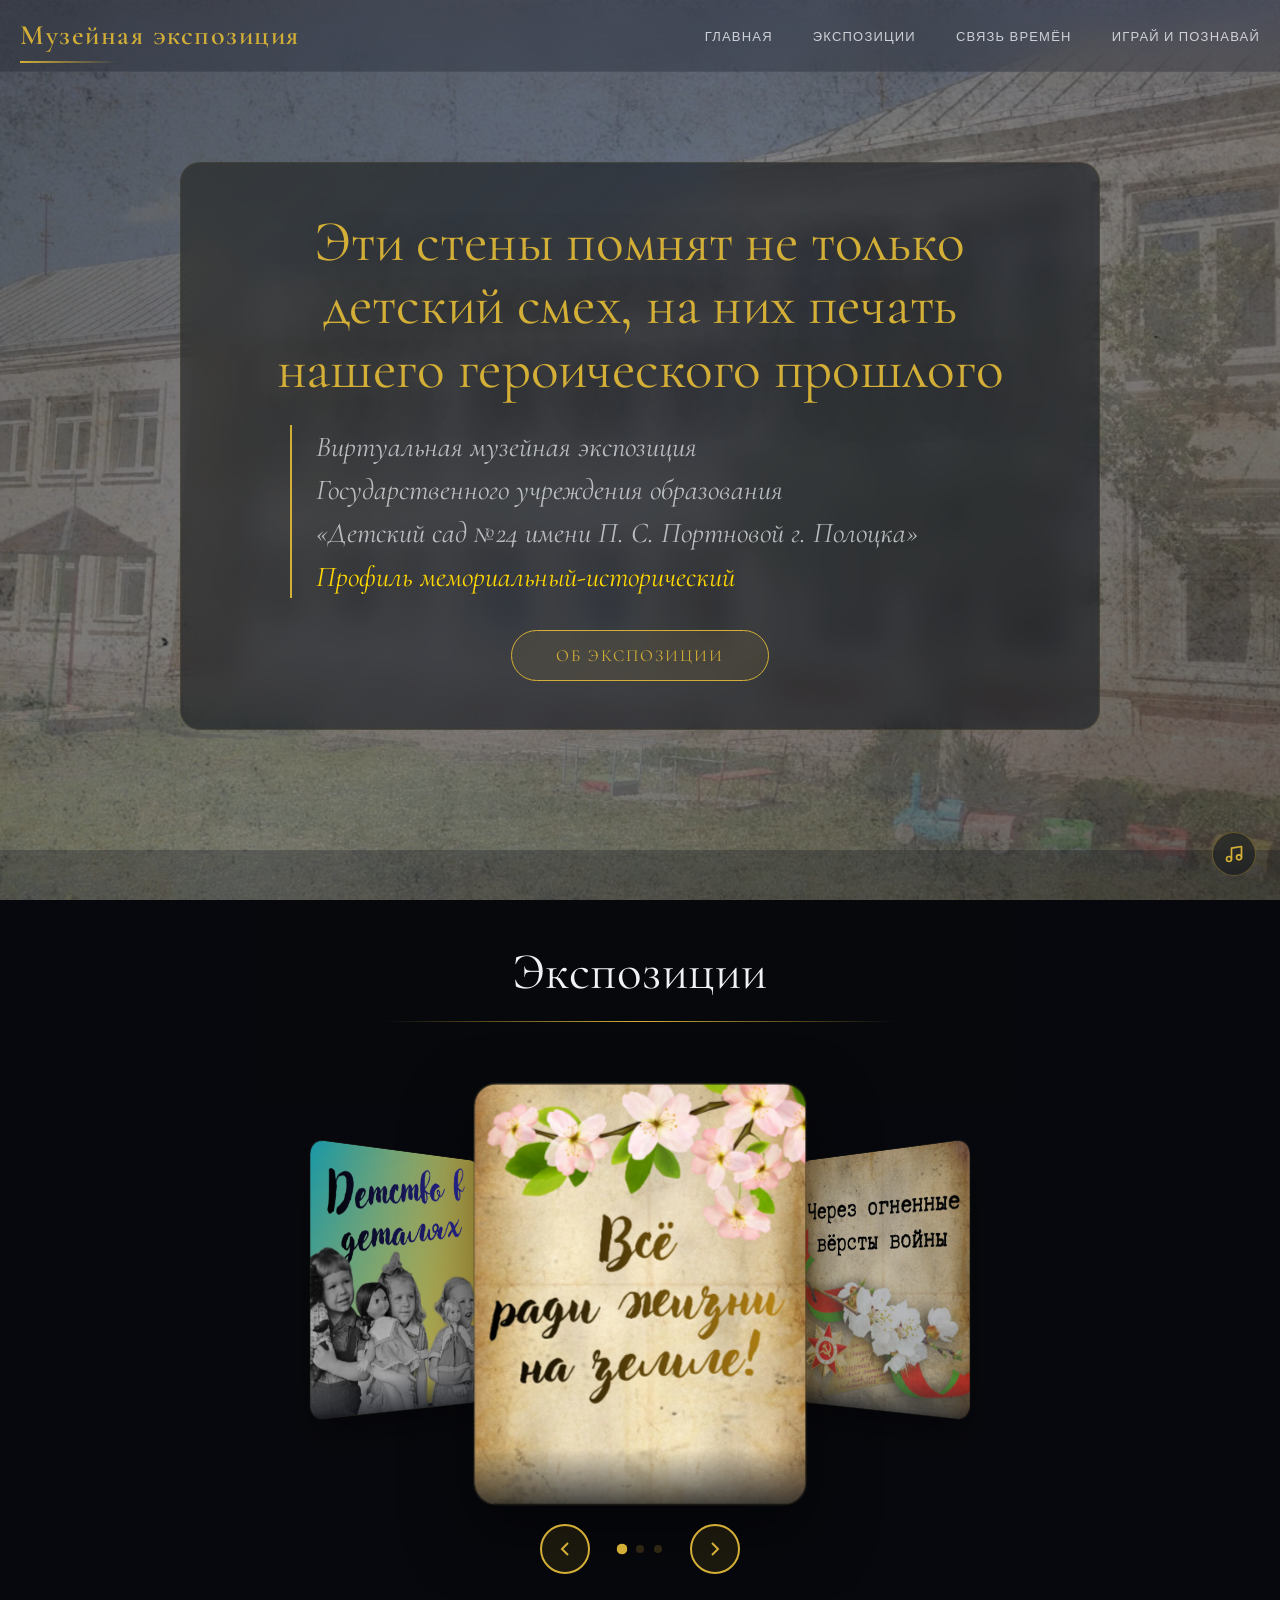
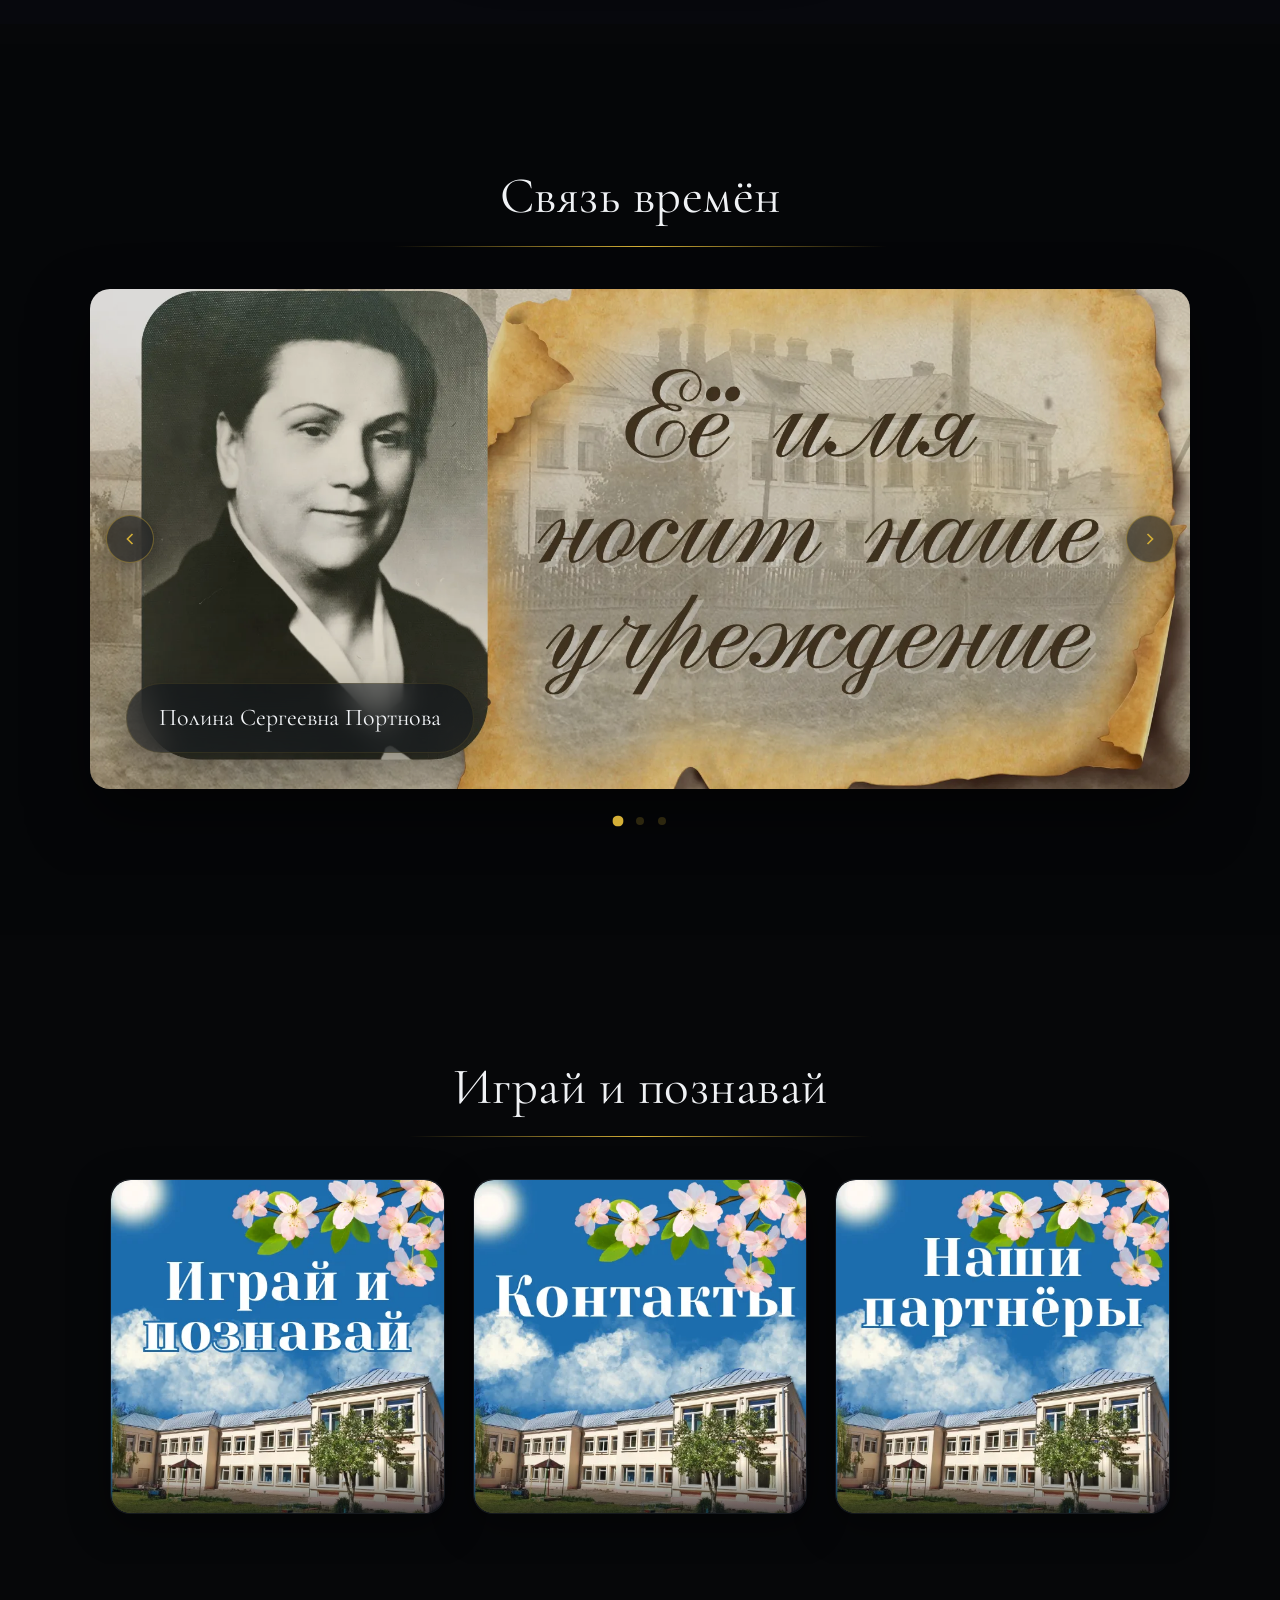
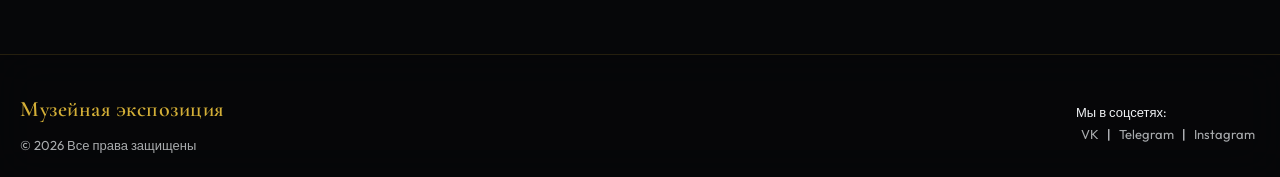
<file: index.html>
<!doctype html>
<html lang="ru">
  <head>
    <meta charset="UTF-8" />
    <meta name="viewport" content="width=device-width, initial-scale=1.0" />
    <title>Музейная экспозиция детского сада №24</title>
    <meta name="theme-color" content="#060709" />
    <link rel="icon" href="data:image/svg+xml,<svg xmlns=%22http://www.w3.org/2000/svg%22 viewBox=%220 0 100 100%22><text y=%22.9em%22 font-size=%2290%22>🏛️</text></svg>" />

    <!-- SEO: мета-теги -->
    <meta
      name="description"
      content="Виртуальный музей Государственного учреждения образования «Детский сад №24 имени П.С. Портновой г. Полоцка». Интерактивная экспозиция, посвящённая истории дошкольного учреждения и его основательнице — Полине Сергеевне Портновой."
    />
    <meta
      name="keywords"
      content="виртуальный музей, детский сад №24, Полина Портнова, Полоцк, история ВОВ, Великая Отечественная война, эвакуация детей, школьные музеи, Беларусь"
    />
    <meta name="robots" content="index, follow" />

    <!-- Open Graph -->
    <meta
      property="og:title"
      content="Виртуальный музей Детский сад №24 имени П.С. Портновой"
    />
    <meta
      property="og:description"
      content="Интерактивная веб-экспозиция, посвящённая героическому прошлому и сохранению памяти о Полине Сергеевне Портновой"
    />
    <meta property="og:image" content="assets/portnova.webp" />
    <meta property="og:type" content="website" />
    <meta property="og:locale" content="ru_BY" />

    <!-- Twitter Card -->
    <meta name="twitter:card" content="summary_large_image" />
    <meta
      name="twitter:title"
      content="Виртуальный музей Детский сад №24 имени П.С. Портновой"
    />
    <meta
      name="twitter:description"
      content="Интерактивная веб-экспозиция, посвящённая героическому прошлому учреждения"
    />
    <meta name="twitter:image" content="assets/portnova.webp" />

    <meta name="mobile-web-app-capable" content="yes" />
    <meta name="apple-mobile-web-app-capable" content="yes" />
    <meta
      name="apple-mobile-web-app-status-bar-style"
      content="black-translucent"
    />
    <meta name="apple-mobile-web-app-title" content="Музей Портновой" />

    <!-- Performance: preconnect -->
    <link rel="preload" as="image" href="assets/carousel/slide-01.webp" />
    <link rel="preload" as="image" href="assets/carousel/slide-02.webp" />
    <link rel="preload" as="image" href="assets/carousel/slide-03.webp" />
    <link rel="stylesheet" href="style.css" />

    <!-- Schema.org структурированные данные -->
    <script type="application/ld+json">
      {
        "@context": "https://schema.org",
        "@type": "Museum",
        "name": "Виртуальный музей Детский сад №24 имени П.С. Портновой",
        "description": "Виртуальный музей, посвящённый истории дошкольного учреждения и его основательнице — Полине Сергеевне Портновой",
        "address": {
          "@type": "PostalAddress",
          "addressLocality": "Полоцк",
          "addressCountry": "BY"
        },
        "url": "https://museum-sepia.vercel.app/",
        "image": "assets/portnova.webp",
        "founder": {
          "@type": "Person",
          "name": "Полина Сергеевна Портнова",
          "birthDate": "1903-05-02",
          "deathDate": "1989-11-20"
        }
      }
    </script>
  </head>
  <body data-audio-src="assets/audio/music-main.mp3">
    <!-- Accessibility: пропуск к основному контенту -->
    <a class="skip-link" href="#main-content"
      >Перейти к основному содержимому</a
    >

    <header id="site-header"></header>

    <main id="main-content">
      <section class="hero" id="hero" aria-label="Главный баннер">
        <div class="container">
          <div class="hero-text-container">
            <div class="hero-text">
              <h1 class="hero-title">
                Эти стены помнят не только детский смех, на них печать нашего
                героического прошлого
              </h1>
              <p class="hero-subtitle">
                Виртуальная музейная экспозиция<br />Государственного учреждения
                образования<br />«Детский сад №24 имени П. С. Портновой г.
                Полоцка» <br />
              </p>
              <p class="hero-subtitle" style="color: gold">
                Профиль мемориальный-исторический
              </p>
              <div class="hero-btn-wrap">
                <button
                  class="btn-museum"
                  id="btnAboutMuseum"
                  aria-haspopup="dialog"
                >
                  Об экспозиции
                </button>
              </div>
            </div>
          </div>
        </div>
      </section>

      <!-- Модальное окно «О музее» -->
      <div
        id="aboutMuseumModal"
        class="about-modal"
        role="dialog"
        aria-modal="true"
        aria-labelledby="aboutMuseumTitle"
      >
        <div class="about-modal-content">
          <button
            class="about-modal-close"
            id="aboutMuseumClose"
            aria-label="Закрыть окно «Об экспозиции»"
          >
            &times;
          </button>
          <div class="about-modal-scroll">
            <h2 class="about-modal-title" id="aboutMuseumTitle">
              Об экспозиции
            </h2>
            <div class="about-modal-body">
              <p>
                Виртуальная музейная экспозиция государственного учреждения
                образования "Детский сад №24 имени П.С. Портновой г.Полоцка" —
                это современное образовательное пространство, где посетителям
                открываются интересные страницы истории нашего детского сада,
                старейшего дошкольного учреждения города Полоцка.
              </p>
              <p class="about-modal-quote">Что ждет гостей нашего сайта?</p>
              <p>
                Чтобы знакомство с экспозициями было максимально глубоко и
                познавательно, мы структурировали все собранные материалы в два
                ключевых раздела. Каждый из них – это отдельное путешествие во
                времени, открывающее грани человеческой судьбы, подвига и
                повседневной жизни.
              </p>
              <p class="about-modal-quote">Раздел I. Экспозиции</p>
              <p>
                Это сердце нашей виртуальной музейной экспозиции. Пространство
                разбито на 3 тематических зала, каждый из которых посвящён
                важнейшим аспектам исторического наследия.
              </p>

              <!-- Три зала -->
              <div class="modal-halls">
                <a href="portnova.html" class="modal-hall-card">
                  <div
                    class="modal-hall-card__corner tl"
                    aria-hidden="true"
                  ></div>
                  <div
                    class="modal-hall-card__corner tr"
                    aria-hidden="true"
                  ></div>
                  <span class="modal-hall-card__num">Зал I</span>
                  <span class="modal-hall-card__title"
                    >Всё ради жизни на земле</span
                  >
                  <span class="modal-hall-card__sub"
                    >Данная виртуальная музейная экспозиция включает уникальные
                    свидетельства человеческого подвига Портновой Полины
                    Сергеевны (бывшей заведующей Дома ребенка имени
                    К.Самойловой) во имя спасения жизни 104 детей-сирот в годы
                    Великой Отечественной войны.</span
                  >
                </a>

                <a href="gallery.html" class="modal-hall-card">
                  <div
                    class="modal-hall-card__corner tl"
                    aria-hidden="true"
                  ></div>
                  <div
                    class="modal-hall-card__corner tr"
                    aria-hidden="true"
                  ></div>
                  <span class="modal-hall-card__num">Зал II</span>
                  <span class="modal-hall-card__title">Детство в деталях</span>
                  <span class="modal-hall-card__sub"
                    >Здесь история открывается через призму детства в советский
                    период.Старые игрушки и вещи позволяют рассмотреть эпоху
                    того времени. Мы покажем и расскажем о интересных экспонатах
                    государственного учреждения образования «Детский сад №24
                    имени П.С. Портновой г.Полоцка».
                  </span>
                </a>

                <a href="war-path.html" class="modal-hall-card">
                  <div
                    class="modal-hall-card__corner tl"
                    aria-hidden="true"
                  ></div>
                  <div
                    class="modal-hall-card__corner tr"
                    aria-hidden="true"
                  ></div>
                  <span class="modal-hall-card__num">Зал III</span>
                  <span class="modal-hall-card__title"
                    >Через огненные вёрсты войны</span
                  >
                  <span class="modal-hall-card__sub"
                    >Уникальные материалы операций по спасению детей на
                    территории Полоцкого района в годы Великой отечественной
                    войны.</span
                  >
                </a>
              </div>
              <p class="about-modal-quote">Раздел II. Связь времён</p>
              <p>
                Этот раздел – мост между эпохами. Здесь вы найдёте не просто
                факты, а живые нити, соединяющие нас с теми, кто был до нас.
              </p>
              <!-- Три зала -->
              <div class="modal-halls">
                <div class="modal-hall-card">
                  <div
                    class="modal-hall-card__corner tl"
                    aria-hidden="true"
                  ></div>
                  <div
                    class="modal-hall-card__corner tr"
                    aria-hidden="true"
                  ></div>
                  <span class="modal-hall-card__num">Зал I</span>
                  <span class="modal-hall-card__title"
                    >Её имя несёт наше учреждение</span
                  >
                  <span class="modal-hall-card__sub"
                    >Этот раздел посвящен Портновой Полине Сергеевне. Мы
                    рассказываем о жизненном пути и героическом подвиге
                    человека, чье имя мы бережно храним.
                  </span>
                </div>

                <div class="modal-hall-card">
                  <div
                    class="modal-hall-card__corner tl"
                    aria-hidden="true"
                  ></div>
                  <div
                    class="modal-hall-card__corner tr"
                    aria-hidden="true"
                  ></div>
                  <span class="modal-hall-card__num">Зал II</span>
                  <span class="modal-hall-card__title"
                    >История в объективе</span
                  >
                  <span class="modal-hall-card__sub"
                    >Фотография — самый честный свидетель времени. В этом
                    разделе собраны уникальные кадры, запечатлевшие мгновения.
                    Здесь оживает подлинная история нашего учреждения.
                  </span>
                </div>

                <div class="modal-hall-card">
                  <div
                    class="modal-hall-card__corner tl"
                    aria-hidden="true"
                  ></div>
                  <div
                    class="modal-hall-card__corner tr"
                    aria-hidden="true"
                  ></div>
                  <span class="modal-hall-card__num">Зал III</span>
                  <span class="modal-hall-card__title">Без срока давности</span>
                  <span class="modal-hall-card__sub"
                    >Раздел, посвященный памяти о трагических страницах истории,
                    которые нельзя забыть. Это дань уважения жертвам и героям,
                    напоминание о том, что правда о прошлом необходима нам для
                    сохранения мира и человечности в будущем. Здесь время не
                    властно над подвигом и болью.</span
                  >
                </div>
              </div>
              <p>
                На игровой странице «Играй и познавай» родители и дети смогут с
                пользой и интересом провести время, где через игры и интерактив
                познакомятся с историческим и героическим наследием Беларуси.
              </p>
              <p>
                Подлинные документы, «ожившие» снимки, вещи, бережного хранимые
                педагогами и семьями воспитанников, позволяют посетителю
                соприкоснуться с историей, пережить события прошлых лет,
                осознать как важно сохранять и передавать молодым поколениям
                историческую правду.
              </p>
            </div>
          </div>
        </div>
      </div>

      <section class="carousel-section" id="exhibits" aria-label="Экспозиции">
        <h2 class="section-title">Экспозиции</h2>
        <div class="carousel-wrapper">
          <div
            class="carousel-3d"
            id="carousel-3d"
            role="region"
            aria-label="Карусель экспозиций"
            aria-live="polite"
          >
            <div class="carousel-item" data-index="0" data-href="portnova.html">
              <div class="carousel-card">
                <div class="card-image">
                  <img
                    src="assets/carousel/slide-01.webp"
                    alt="Всё ради жизни на земле — страница о Полине Портновой"
                    width="300"
                    height="200"
                    loading="eager"
                    onerror="this.src='assets/placeholder.svg'"
                  />
                </div>
              </div>
            </div>
            <div class="carousel-item" data-index="1" data-href="gallery.html">
              <div class="carousel-card">
                <div class="card-image">
                  <img
                    src="assets/carousel/slide-02.webp"
                    alt="Детство в деталях — галерея экспонатов"
                    width="300"
                    height="200"
                    loading="eager"
                    onerror="this.src='assets/placeholder.svg'"
                  />
                </div>
              </div>
            </div>
            <div class="carousel-item" data-index="2" data-href="war-path.html" data-warpath-preview="true">
              <div class="carousel-card">
                <div class="card-image">
                  <img
                    src="assets/carousel/slide-03.webp"
                    alt="Через огненные вёрсты войны"
                    width="300"
                    height="200"
                    loading="eager"
                    onerror="this.src='assets/placeholder.svg'"
                  />
                </div>
              </div>
            </div>
          </div>
          <div
            class="carousel-controls"
            role="group"
            aria-label="Управление каруселью"
          >
            <button
              class="carousel-btn prev"
              id="carousel-prev"
              aria-label="Предыдущая экспозиция"
            >
              <svg
                width="24"
                height="24"
                viewBox="0 0 24 24"
                fill="none"
                stroke="currentColor"
                stroke-width="2"
                aria-hidden="true"
              >
                <polyline points="15 18 9 12 15 6" />
              </svg>
            </button>
            <div
              class="carousel-dots"
              id="carousel-dots"
              role="tablist"
              aria-label="Слайды карусели"
            ></div>
            <button
              class="carousel-btn next"
              id="carousel-next"
              aria-label="Следующая экспозиция"
            >
              <svg
                width="24"
                height="24"
                viewBox="0 0 24 24"
                fill="none"
                stroke="currentColor"
                stroke-width="2"
                aria-hidden="true"
              >
                <polyline points="9 18 15 12 9 6" />
              </svg>
            </button>
          </div>
        </div>
      </section>

      <section class="exhibitions" id="times" aria-label="Связь времён">
        <div class="container">
          <h2 class="section-title">Связь времён</h2>
          <div class="swipe-gallery" id="swipe-gallery">
            <button
              class="swipe-btn prev"
              id="prev-slide"
              aria-label="Предыдущая выставка"
            >
              <svg
                width="24"
                height="24"
                viewBox="0 0 24 24"
                fill="none"
                stroke="currentColor"
                stroke-width="2"
                aria-hidden="true"
              >
                <polyline points="15 18 9 12 15 6" />
              </svg>
            </button>
            <div
              class="swipe-track"
              id="swipe-track"
              role="region"
              aria-label="Слайдер «Связь времён»"
              aria-live="polite"
            >
              <article class="swipe-slide">
                  <img
                    src="assets/slider/slide-01.webp"
                    alt="Портрет П.С.Портновой"
                    width="400"
                    height="300"
                    loading="lazy"
                    onerror="this.src='assets/placeholder.svg'"
                    data-video-src="assets/video-portnova.mp4"
                    class="slide-image"
                  />
                <div class="slide-caption">Полина Сергеевна Портнова</div>
              </article>
              <article class="swipe-slide">
                <a
                  href="video-gallery.html"
                  aria-label="Перейти в видео-галерею"
                >
                  <img
                    src="assets/slider/slide-02.webp"
                    alt="Видео-галерея — прошлое в цвете"
                    width="400"
                    height="300"
                    loading="lazy"
                    onerror="this.src='assets/placeholder.svg'"
                    class="slide-image"
                  />
                </a>
              </article>
              <article class="swipe-slide">
                  <img
                    src="assets/slider/slide-03.webp"
                    alt="Архивное изображение"
                    width="400"
                    height="300"
                    loading="lazy"
                    onerror="this.src='assets/placeholder.svg'"
                    data-video-src="assets/video-slider-3.mp4"
                    class="slide-image"
                  />
              </article>
            </div>
            <button
              class="swipe-btn next"
              id="next-slide"
              aria-label="Следующая выставка"
            >
              <svg
                width="24"
                height="24"
                viewBox="0 0 24 24"
                fill="none"
                stroke="currentColor"
                stroke-width="2"
                aria-hidden="true"
              >
                <polyline points="9 18 15 12 9 6" />
              </svg>
            </button>
          </div>
          <div
            class="swipe-dots"
            id="swipe-dots"
            role="tablist"
            aria-label="Слайды галереи"
          ></div>
        </div>
      </section>

      <section class="visitors" id="about" aria-label="Играй и познавай">
        <div class="container">
          <h2 class="section-title">Играй и познавай</h2>
          <div class="visitors-grid">
            <div class="visitor-card animate-up">
              <div class="window-arch" aria-hidden="true"></div>
              <div class="window-glass">
                <div class="window-frame-corner tl" aria-hidden="true"></div>
                <div class="window-frame-corner tr" aria-hidden="true"></div>
                <div class="window-shine" aria-hidden="true"></div>
                <div class="card-image">
                  <a href="https://learningapps.org/watch?v=p12rnpogk26">
                    <img
                      src="assets/about/about-01.webp"
                      alt="Интерактивный раздел для посетителей"
                      width="200"
                      height="150"
                      loading="lazy"
                      onerror="this.src='assets/placeholder.svg'"
                    />
                  </a>
                </div>
                <div class="window-sill" aria-hidden="true"></div>
              </div>
            </div>

            <div class="visitor-card animate-up">
              <div class="window-arch" aria-hidden="true"></div>
              <div class="window-glass">
                <div class="window-frame-corner tl" aria-hidden="true"></div>
                <div class="window-frame-corner tr" aria-hidden="true"></div>
                <div class="window-shine" aria-hidden="true"></div>
                <div class="card-image">
                  <a href="contacts.html">
                    <img
                      src="assets/about/about-02.webp"
                      alt="Контакты — свяжитесь с нами"
                      width="200"
                      height="150"
                      loading="lazy"
                      onerror="this.src='assets/placeholder.svg'"
                    />
                  </a>
                </div>
                <div class="window-sill" aria-hidden="true"></div>
              </div>
            </div>

            <div class="visitor-card animate-up">
              <div class="window-arch" aria-hidden="true"></div>
              <div class="window-glass">
                <div class="window-frame-corner tl" aria-hidden="true"></div>
                <div class="window-frame-corner tr" aria-hidden="true"></div>
                <div class="window-shine" aria-hidden="true"></div>
                <div class="card-image">
                  <a href="https://polotsk-children.museum.by/">
                    <img
                      src="assets/about/about-03.webp"
                      alt="Познавательные игры для детей"
                      width="200"
                      height="150"
                      loading="lazy"
                      onerror="this.src='assets/placeholder.svg'"
                    />
                  </a>
                </div>
                <div class="window-sill" aria-hidden="true"></div>
              </div>
            </div>
          </div>
        </div>
      </section>


    </main>

    <footer id="site-footer"></footer>

    <div
      id="videoModal"
      class="modal"
      role="dialog"
      aria-modal="true"
      aria-label="Видеоплеер"
    >
      <div class="modal-content">
        <button class="close" aria-label="Закрыть видео">&times;</button>
        <video id="modalVideo" controls playsinline>
          <source src="" type="video/mp4" />
          Ваш браузер не поддерживает видео.
        </video>
      </div>
    </div>

    <!-- Модальное окно «Через огненные вёрсты войны» -->
    <div id="warPathModal" class="about-modal" role="dialog" aria-modal="true" aria-labelledby="warPathModalTitle">
      <div class="war-preview-modal__box">
        <button class="war-preview-modal__close" id="warPathModalClose" aria-label="Закрыть">&times;</button>
        <p class="war-preview-modal__label">Зал III</p>
        <h2 class="war-preview-modal__title" id="warPathModalTitle">Через огненные вёрсты войны</h2>
        <p class="war-preview-modal__sub">Выберите любое изображение, чтобы войти в зал</p>
        <div class="war-preview-modal__grid">
          <a href="war-path.html" class="war-preview-modal__card" aria-label="Открыть зал «Через огненные вёрсты войны»">
            <img src="assets/war-path/Star.webp" alt="Военные годы — фото 1" width="200" height="200" loading="lazy" onerror="this.src='assets/placeholder.svg'" />
            <div class="war-preview-modal__card-overlay"><span>Войти в зал</span></div>
          </a>
          <a href="war-path.html" class="war-preview-modal__card" aria-label="Открыть зал «Через огненные вёрсты войны»">
            <img src="assets/war-path/Star.webp" alt="Военные годы — фото 2" width="200" height="200" loading="lazy" onerror="this.src='assets/placeholder.svg'" />
            <div class="war-preview-modal__card-overlay"><span>Войти в зал</span></div>
          </a>
      </div>
    </div>

    <script src="script.js"></script>
    <noscript>
      <style>
        .music-toggle, .gallery-grid, #lb-overlay, .carousel-3d, .swipe-gallery { display: none !important; }
        .noscript-msg { display: block; text-align: center; padding: 2rem; color: #ccc; }
      </style>
      <p class="noscript-msg">Для полной функциональности сайта включите JavaScript.</p>
    </noscript>
  </body>
</html>
</file>
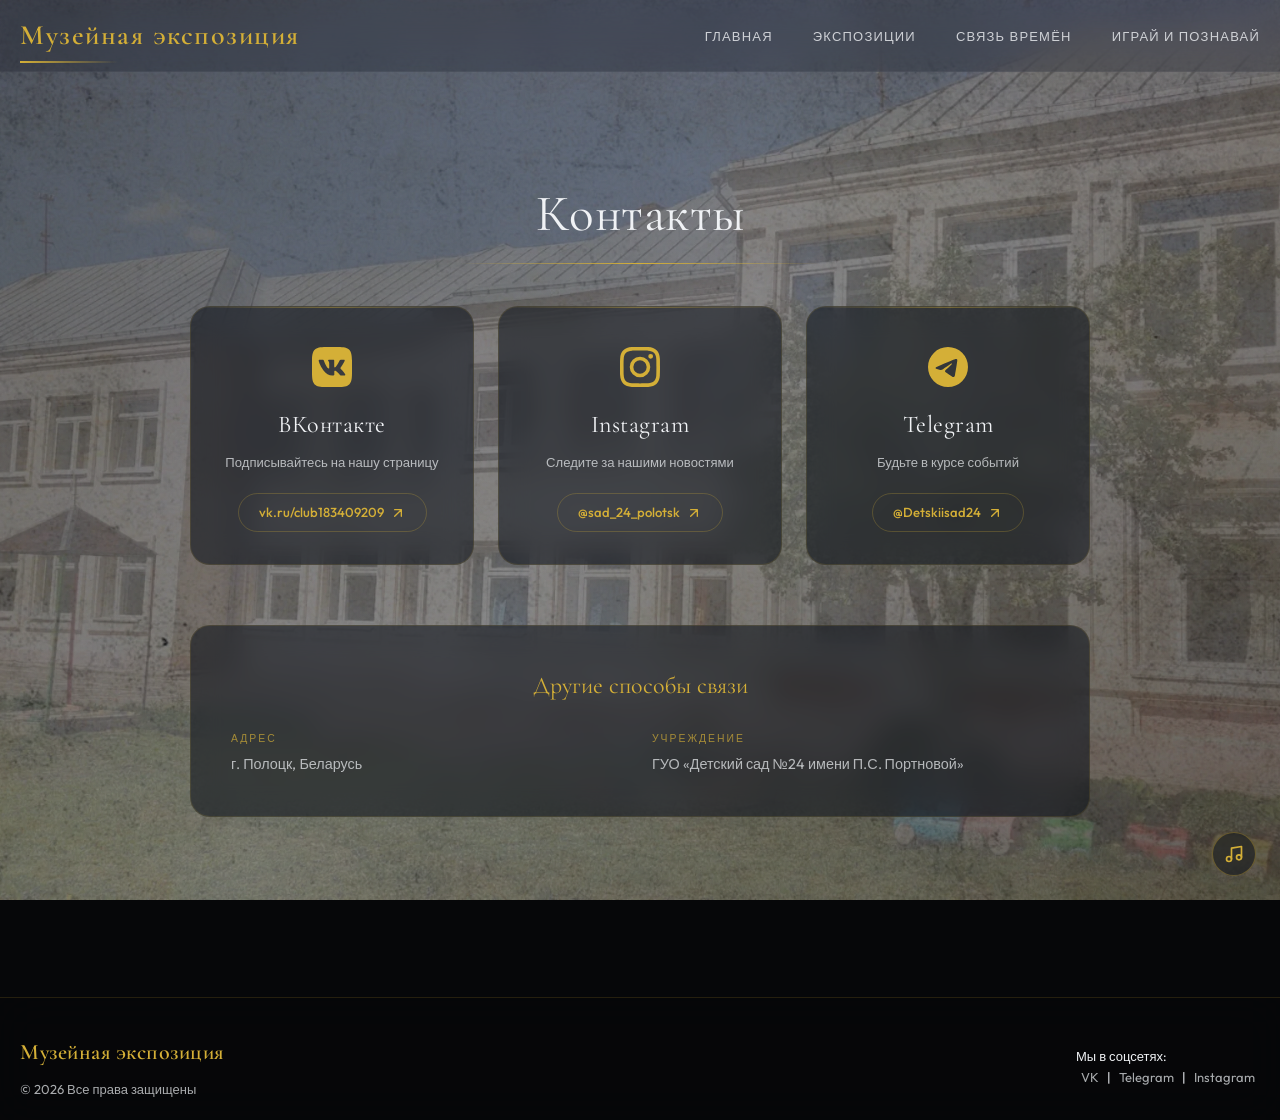
<file: contacts.html>
<!doctype html>
<html lang="ru">
  <head>
    <meta charset="UTF-8" />
    <meta name="viewport" content="width=device-width, initial-scale=1.0" />
    <title>Контакты — Музейная экспозиция</title>

    <!-- SEO -->
    <meta
      name="description"
      content="Контакты Музейной экспозиции Детского сада №24 имени П.С. Портновой — социальные сети, телефон, адрес."
    />
    <meta name="robots" content="index, follow" />

    <!-- Open Graph -->
    <meta property="og:title" content="Контакты — Музейная экспозиция" />
    <meta property="og:description" content="Свяжитесь с нами через социальные сети или по телефону." />
    <meta property="og:image" content="assets/portnova.webp" />
    <meta property="og:type" content="website" />

    <link rel="stylesheet" href="style.css" />
  </head>
  <body data-audio-src="assets/audio/music-main.mp3">
    <a class="skip-link" href="#main-content"
      >Перейти к основному содержимому</a
    >

    <header id="site-header"></header>

    <main id="main-content">
      <section class="gallery-hero" aria-label="Контакты">
        <div class="container">
          <div class="contacts-page animate-up">
            <h1 class="section-title">Контакты</h1>

            <div class="contacts-grid">
              <div class="contacts-card">
                <div class="contacts-card__icon">
                  <img src="assets/icons/vk.svg" alt="" width="40" height="40" aria-hidden="true" />
                </div>
                <h2 class="contacts-card__title">ВКонтакте</h2>
                <p class="contacts-card__desc">Подписывайтесь на нашу страницу</p>
                <a href="https://vk.ru/club183409209" class="contacts-card__link" target="_blank" rel="noopener noreferrer" aria-label="Перейти во ВКонтакте">
                  vk.ru/club183409209
                  <svg class="contacts-card__arrow" width="16" height="16" viewBox="0 0 24 24" fill="none" stroke="currentColor" stroke-width="2" stroke-linecap="round" stroke-linejoin="round" aria-hidden="true">
                    <path d="M7 17L17 7M17 7H7M17 7v10"/>
                  </svg>
                </a>
              </div>

              <div class="contacts-card">
                <div class="contacts-card__icon">
                  <img src="assets/icons/instagram.svg" alt="" width="40" height="40" aria-hidden="true" />
                </div>
                <h2 class="contacts-card__title">Instagram</h2>
                <p class="contacts-card__desc">Следите за нашими новостями</p>
                <a href="https://www.instagram.com/sad_24_polotsk" class="contacts-card__link" target="_blank" rel="noopener noreferrer" aria-label="Перейти в Instagram">
                  @sad_24_polotsk
                  <svg class="contacts-card__arrow" width="16" height="16" viewBox="0 0 24 24" fill="none" stroke="currentColor" stroke-width="2" stroke-linecap="round" stroke-linejoin="round" aria-hidden="true">
                    <path d="M7 17L17 7M17 7H7M17 7v10"/>
                  </svg>
                </a>
              </div>

              <div class="contacts-card">
                <div class="contacts-card__icon">
                  <img src="assets/icons/telegram.svg" alt="" width="40" height="40" aria-hidden="true" />
                </div>
                <h2 class="contacts-card__title">Telegram</h2>
                <p class="contacts-card__desc">Будьте в курсе событий</p>
                <a href="https://t.me/Detskiisad24" class="contacts-card__link" target="_blank" rel="noopener noreferrer" aria-label="Перейти в Telegram">
                  @Detskiisad24
                  <svg class="contacts-card__arrow" width="16" height="16" viewBox="0 0 24 24" fill="none" stroke="currentColor" stroke-width="2" stroke-linecap="round" stroke-linejoin="round" aria-hidden="true">
                    <path d="M7 17L17 7M17 7H7M17 7v10"/>
                  </svg>
                </a>
              </div>
            </div>

            <div class="contacts-info">
              <h2 class="contacts-info__title">Другие способы связи</h2>
              <div class="contacts-info__grid">
                <div class="contacts-info__item">
                  <span class="contacts-info__label">Адрес</span>
                  <p>г. Полоцк, Беларусь</p>
                </div>
                <div class="contacts-info__item">
                  <span class="contacts-info__label">Учреждение</span>
                  <p>ГУО «Детский сад №24 имени П.С. Портновой»</p>
                </div>
              </div>
            </div>
          </div>
        </div>
      </section>
    </main>

    <footer id="site-footer"></footer>

    <script src="script.js"></script>
    <noscript>
      <style>
        .music-toggle { display: none !important; }
        .noscript-msg { display: block; text-align: center; padding: 2rem; color: #ccc; }
      </style>
      <p class="noscript-msg">Для полной функциональности сайта включите JavaScript.</p>
    </noscript>
  </body>
</html>
</file>
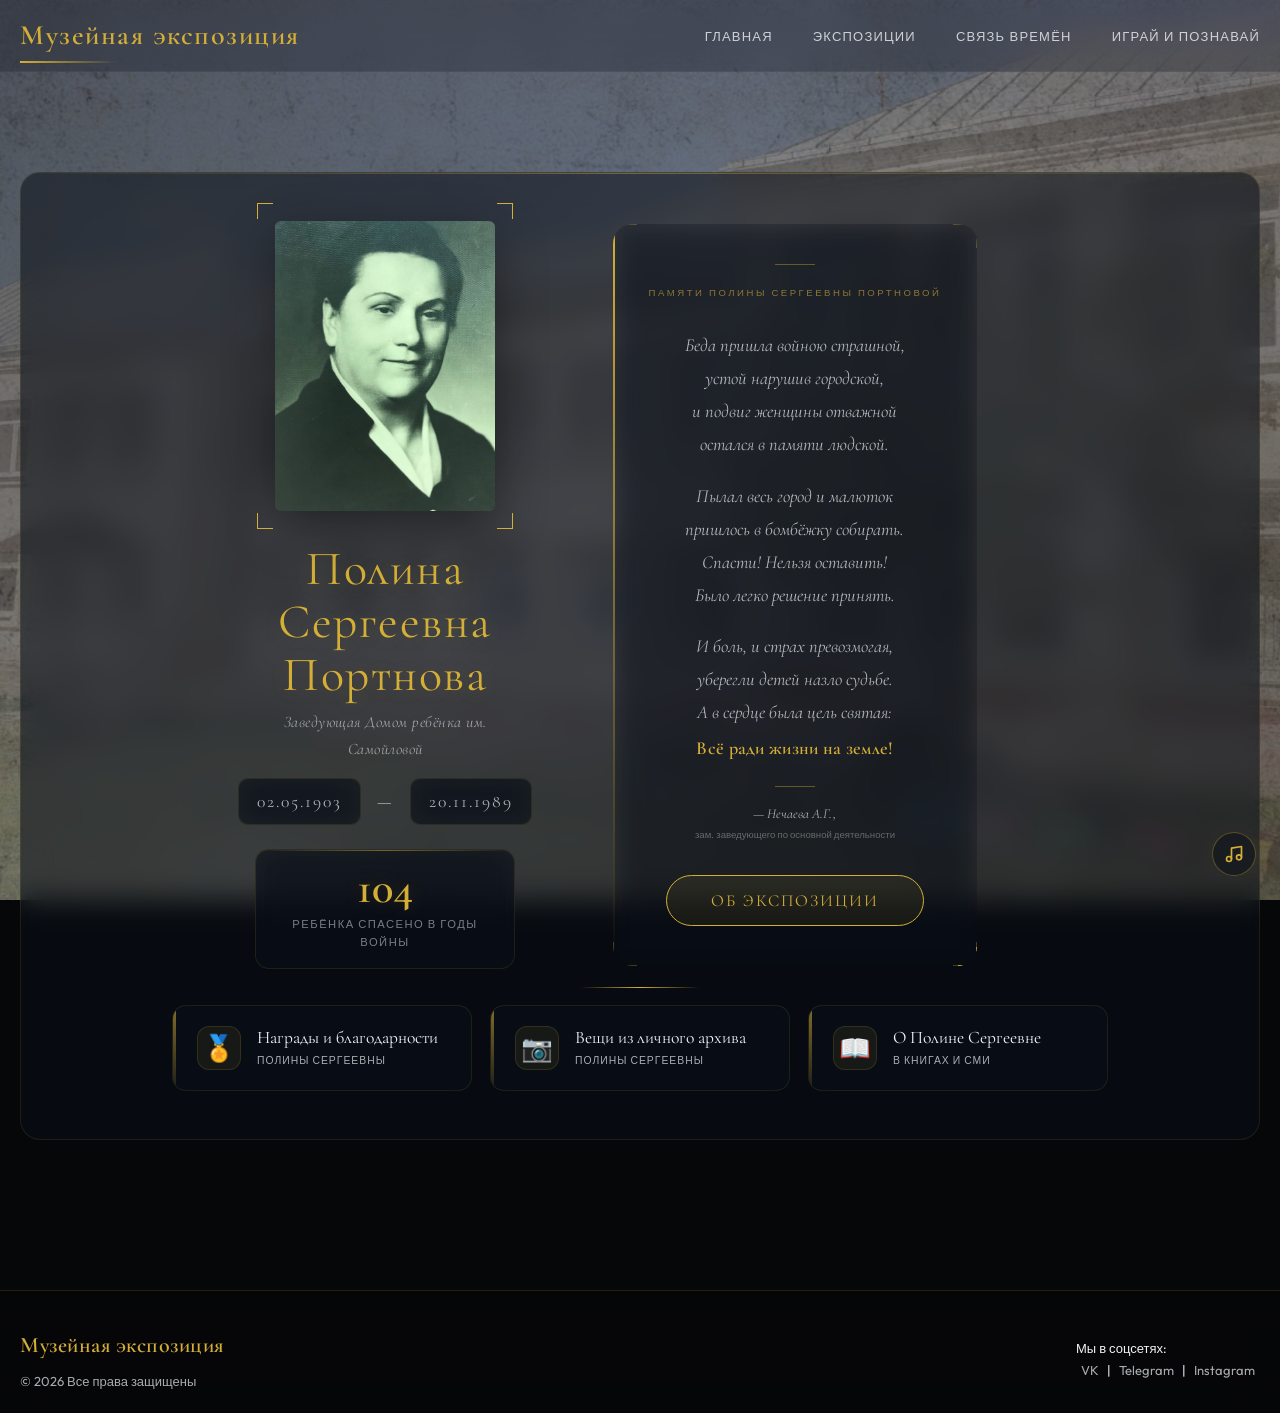
<file: portnova.html>
<!doctype html>
<html lang="ru">
  <head>
    <meta charset="UTF-8" />
    <meta name="viewport" content="width=device-width, initial-scale=1.0" />
    <title>Полина Сергеевна Портнова — Виртуальный музей</title>

    <!-- SEO -->
    <meta
      name="description"
      content="Страница памяти Полины Сергеевны Портновой (02.05.1903 — 20.11.1989) — основательницы детского сада №24 г. Полоцка, спасшей 104 ребёнка в годы Великой Отечественной войны."
    />
    <meta
      name="keywords"
      content="Полина Портнова, детский сад Полоцк, Великая Отечественная война, эвакуация детей, герои ВОВ, Беларусь"
    />
    <meta name="robots" content="index, follow" />

    <!-- Open Graph -->
    <meta
      property="og:title"
      content="Полина Сергеевна Портнова — Виртуальный музей"
    />
    <meta
      property="og:description"
      content="Памяти Полины Сергеевны Портновой — педагога, спасшей 104 ребёнка в годы Великой Отечественной войны."
    />
    <meta property="og:image" content="assets/portnova.webp" />
    <meta property="og:type" content="profile" />

    <link rel="stylesheet" href="style.css" />

    <!-- Schema.org: Person -->
    <script type="application/ld+json">
      {
        "@context": "https://schema.org",
        "@type": "Person",
        "name": "Полина Сергеевна Портнова",
        "birthDate": "1903-05-02",
        "deathDate": "1989-11-20",
        "description": "Заведующая Домом ребёнка им. Самойловой и детскими яслями №1 г. Полоцка. В годы Великой Отечественной войны организовала эвакуацию 104 детей в г. Шумерля Чувашской ССР.",
        "image": "assets/portnova.webp",
        "worksFor": {
          "@type": "Organization",
          "name": "Детский сад №24 г. Полоцка"
        }
      }
    </script>
  </head>
  <body class="gallery-page" data-audio-src="assets/audio/music-main.mp3">
    <a class="skip-link" href="#main-content"
      >Перейти к основному содержимому</a
    >

    <header id="site-header"></header>

    <main id="main-content">
      <section
        class="bio-hero"
        aria-label="Биография Полины Сергеевны Портновой"
      >
        <div class="container">
          <div class="bio-hero-panel animate-up">
            <!-- Портрет + стихотворение (параллельно) -->
            <div class="bio-hero-row">
              <!-- Левая колонка: фото, имя, даты -->
              <div class="bio-portrait-col">
                <div class="bio-portrait-frame">
                  <img
                    src="assets/portnova.webp"
                    alt="Портрет Полины Сергеевны Портновой"
                    width="300"
                    height="400"
                    loading="eager"
                    onerror="this.src='assets/placeholder.svg'"
                  />
                  <div class="bio-portrait-corners" aria-hidden="true">
                    <span></span><span></span><span></span><span></span>
                  </div>
                </div>
                <h1 class="bio-name">Полина Сергеевна Портнова</h1>
                <p class="bio-subtitle">Заведующая Домом ребёнка им. Самойловой</p>
                <p class="bio-dates">
                  <time datetime="1903-05-02">02.05.1903</time> —
                  <time datetime="1989-11-20">20.11.1989</time>
                </p>
                <div class="bio-hero-stat">
                  <span class="bio-hero-stat__num">104</span>
                  <span class="bio-hero-stat__label">ребёнка спасено в годы войны</span>
                </div>
              </div>

              <!-- Правая колонка: стихотворение -->
              <div class="bio-poem-col">
                <div
                  class="bio-poem bio-poem--new"
                  aria-label="Поэтическое посвящение"
                >
                  <div class="bio-poem__corner bio-poem__corner--tl" aria-hidden="true"></div>
                  <div class="bio-poem__corner bio-poem__corner--tr" aria-hidden="true"></div>
                  <div class="bio-poem__corner bio-poem__corner--bl" aria-hidden="true"></div>
                  <div class="bio-poem__corner bio-poem__corner--br" aria-hidden="true"></div>

                  <div class="bio-poem__top-rule" aria-hidden="true"></div>

                  <p class="bio-poem__dedication">Памяти Полины Сергеевны Портновой</p>

                  <div class="bio-poem__stanza">
                    <p>Беда пришла войною страшной,</p>
                    <p>устой нарушив городской,</p>
                    <p>и подвиг женщины отважной</p>
                    <p>остался в памяти людской.</p>
                  </div>

                  <div class="bio-poem__stanza">
                    <p>Пылал весь город и малюток</p>
                    <p>пришлось в бомбёжку собирать.</p>
                    <p>Спасти! Нельзя оставить!</p>
                    <p>Было легко решение принять.</p>
                  </div>

                  <div class="bio-poem__stanza">
                    <p>И боль, и страх превозмогая,</p>
                    <p>уберегли детей назло судьбе.</p>
                    <p>А в сердце была цель святая:</p>
                    <p class="bio-poem__last">Всё ради жизни на земле!</p>
                  </div>

                  <div class="bio-poem__bottom-rule" aria-hidden="true"></div>

                  <div class="bio-poem__author">
                    <span class="bio-poem__author-label">— Нечаева А.Г.,</span>
                    <span class="bio-poem__author-role">зам. заведующего по основной деятельности</span>
                  </div>

                  <div class="hero-btn-wrap">
                    <button
                      class="btn-museum"
                      id="btnAboutMuseum"
                      aria-haspopup="dialog"
                    >
                      Об экспозиции
                    </button>
                  </div>
                </div>
              </div>
            </div>

            <!-- Кнопки разделов -->
            <nav
              class="bio-section-nav animate-up"
              aria-label="Разделы о Полине Сергеевне"
            >
              <a href="awards.html" class="bio-section-btn">
                <span class="bio-section-btn__icon" aria-hidden="true">🏅</span>
                <span class="bio-section-btn__text">
                  <span class="bio-section-btn__title">Награды и благодарности</span>
                  <span class="bio-section-btn__sub">Полины Сергеевны</span>
                </span>
              </a>
              <a href="personal-archive.html" class="bio-section-btn">
                <span class="bio-section-btn__icon" aria-hidden="true">📷</span>
                <span class="bio-section-btn__text">
                  <span class="bio-section-btn__title">Вещи из личного архива</span>
                  <span class="bio-section-btn__sub">Полины Сергеевны</span>
                </span>
              </a>
              <a href="media.html" class="bio-section-btn">
                <span class="bio-section-btn__icon" aria-hidden="true">📖</span>
                <span class="bio-section-btn__text">
                  <span class="bio-section-btn__title">О Полине Сергеевне</span>
                  <span class="bio-section-btn__sub">в книгах и СМИ</span>
                </span>
              </a>
            </nav>
          </div>
        </div>
      </section>

      <!-- Модальное окно «Об экспозиции» (вне панели) -->
      <div
        id="aboutMuseumModal"
        class="about-modal"
        role="dialog"
        aria-modal="true"
        aria-labelledby="aboutMuseumTitle"
      >
        <div class="about-modal-content">
          <button
            class="about-modal-close"
            id="aboutMuseumClose"
            aria-label="Закрыть окно «Об экспозиции»"
          >
            &times;
          </button>
          <div class="about-modal-scroll">
            <h2 class="about-modal-title" id="aboutMuseumTitle">
              Об экспозиции
            </h2>
            <div class="about-modal-body">
              <p>
                Детский сад №24 имени П.С. Портновой г.Полоцка являясь
                старейшим дошкольным учреждением города Полоцка, имеет свою
                богатую историю и героическое прошлое.
              </p>
              <p>
                До войны в одном здании находились два учреждения: городские
                ясли №1 и Дом ребёнка им. Самойловой, которым заведовала
                Портнова Полина Сергеевна.
              </p>
              <p>
                С первых дней войны, в июне 1941 года, Портнова Полина
                Сергеевна ставит перед председателем райисполкома задачу
                эвакуировать детей в тыл.
              </p>
              <p>
                Вместе с сотрудниками Дома ребёнка, Полина Сергеевна
                эвакуировала 104 ребёнка грудного и ясельного возраста в
                г.Шумерля Чувашской ССР. А в 1945 году дети благополучно
                вернулись домой.
              </p>
              <p>
                С 1947 года Портнова Полина Сергеевна назначена заведующим
                Детскими яслями №1, сейчас это наше учреждение «Детский сад
                №24 имени П.С. Портновой г.Полоцка».
              </p>
              <p>
                С марта 2022 года в нашем учреждении реализуется социально
                значимый проект память Портновой Полины Сергеевны, в рамках
                которого проводятся многие мероприятия.
              </p>
              <p>
                В том числе налажены контакты с родственниками Портновой
                П.С., которыми были переданы музейные экспонаты: альбомы с
                фотографиями из личного архива, грамоты, награды, игрушки и
                книги.
              </p>
              <p>
                Музейная экспозиция представлена личными вещами Портновой
                Полины Сергеевны: двумя большими фотоальбомами с личными и
                рабочими фотографиями,оригиналами и копиями уникальных
                документов, книгами из домашней библиотеки, игрушками и
                личными вещами.
              </p>
              <p>
                В музейную экпозицию также входит посещение мемориальной
                доски памяти П.С. Портновой и Аллеи памяти «Яблоневый цвет».
              </p>
            </div>
          </div>
        </div>
      </div>
    </main>

    <footer id="site-footer"></footer>

    <script src="script.js"></script>
    <noscript>
      <style>
        .music-toggle { display: none !important; }
        .noscript-msg { display: block; text-align: center; padding: 2rem; color: #ccc; }
      </style>
      <p class="noscript-msg">Для полной функциональности сайта включите JavaScript.</p>
    </noscript>
  </body>
</html>
</file>
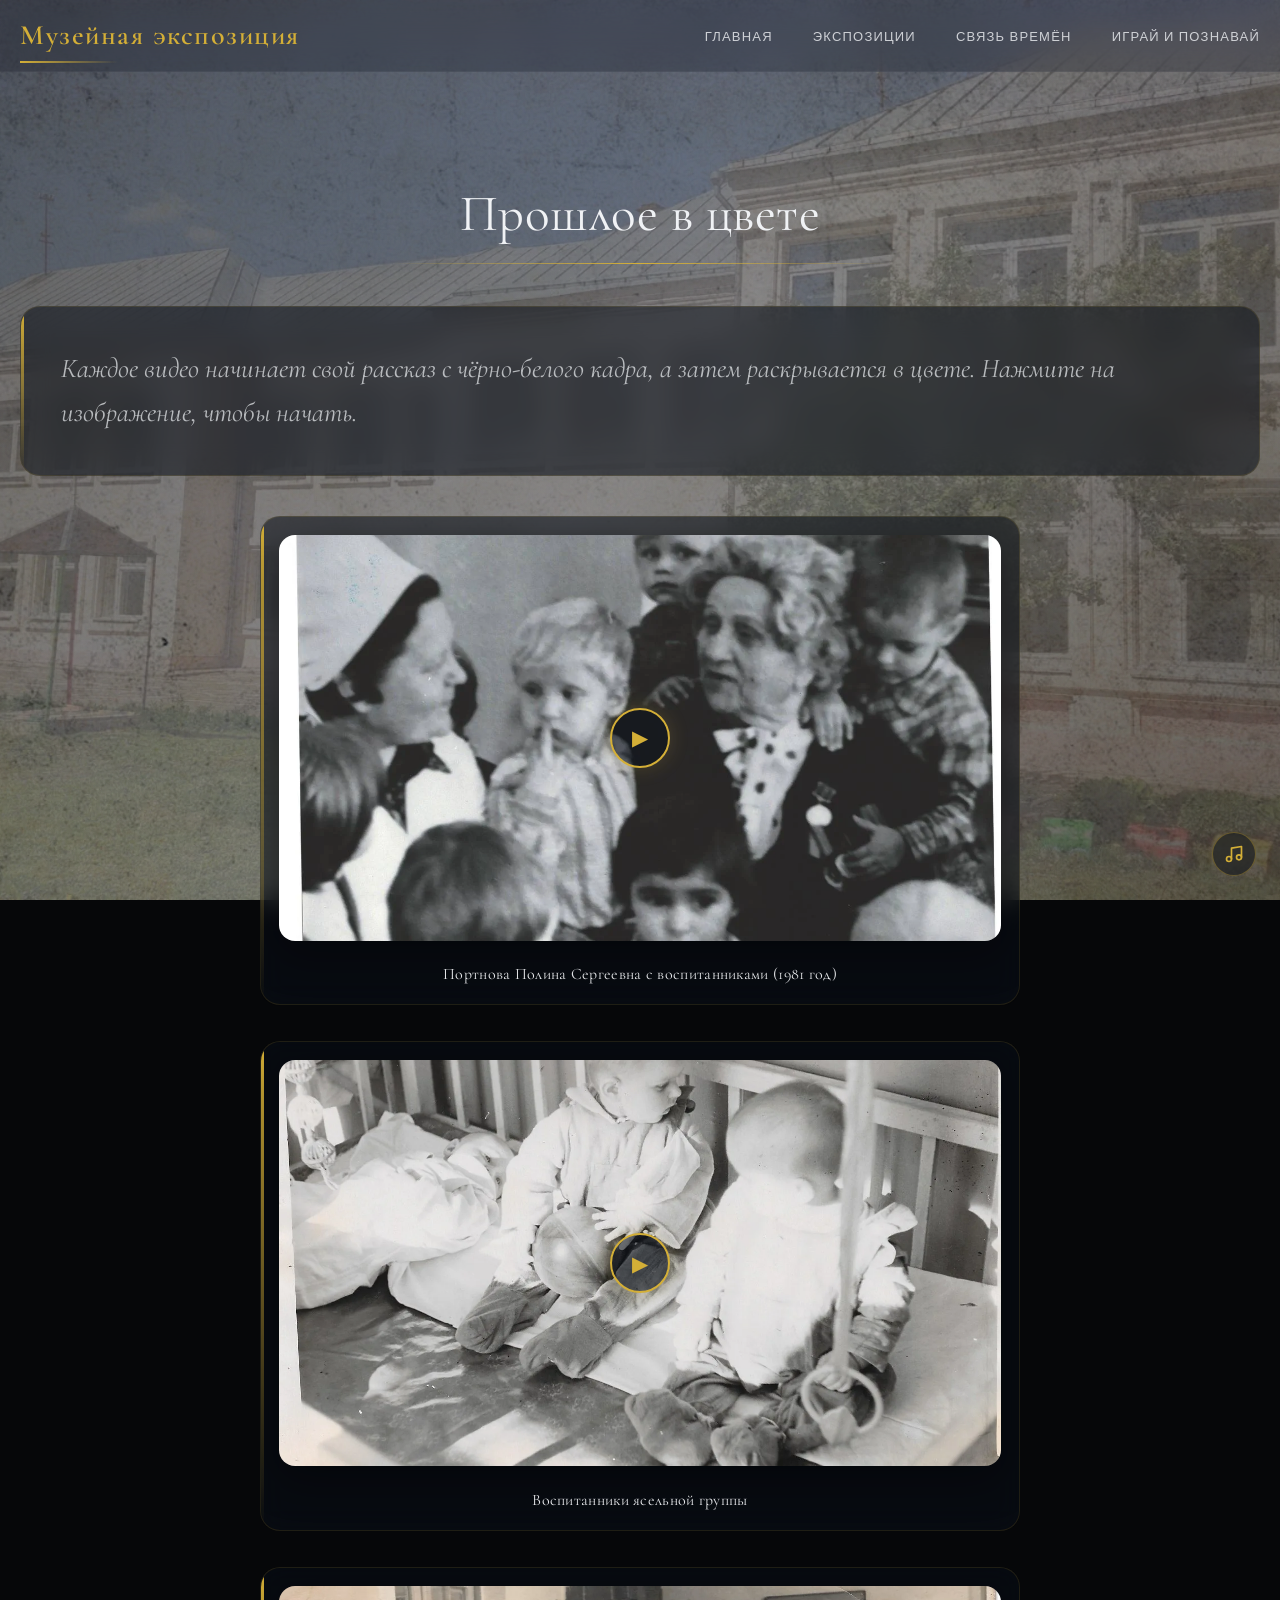
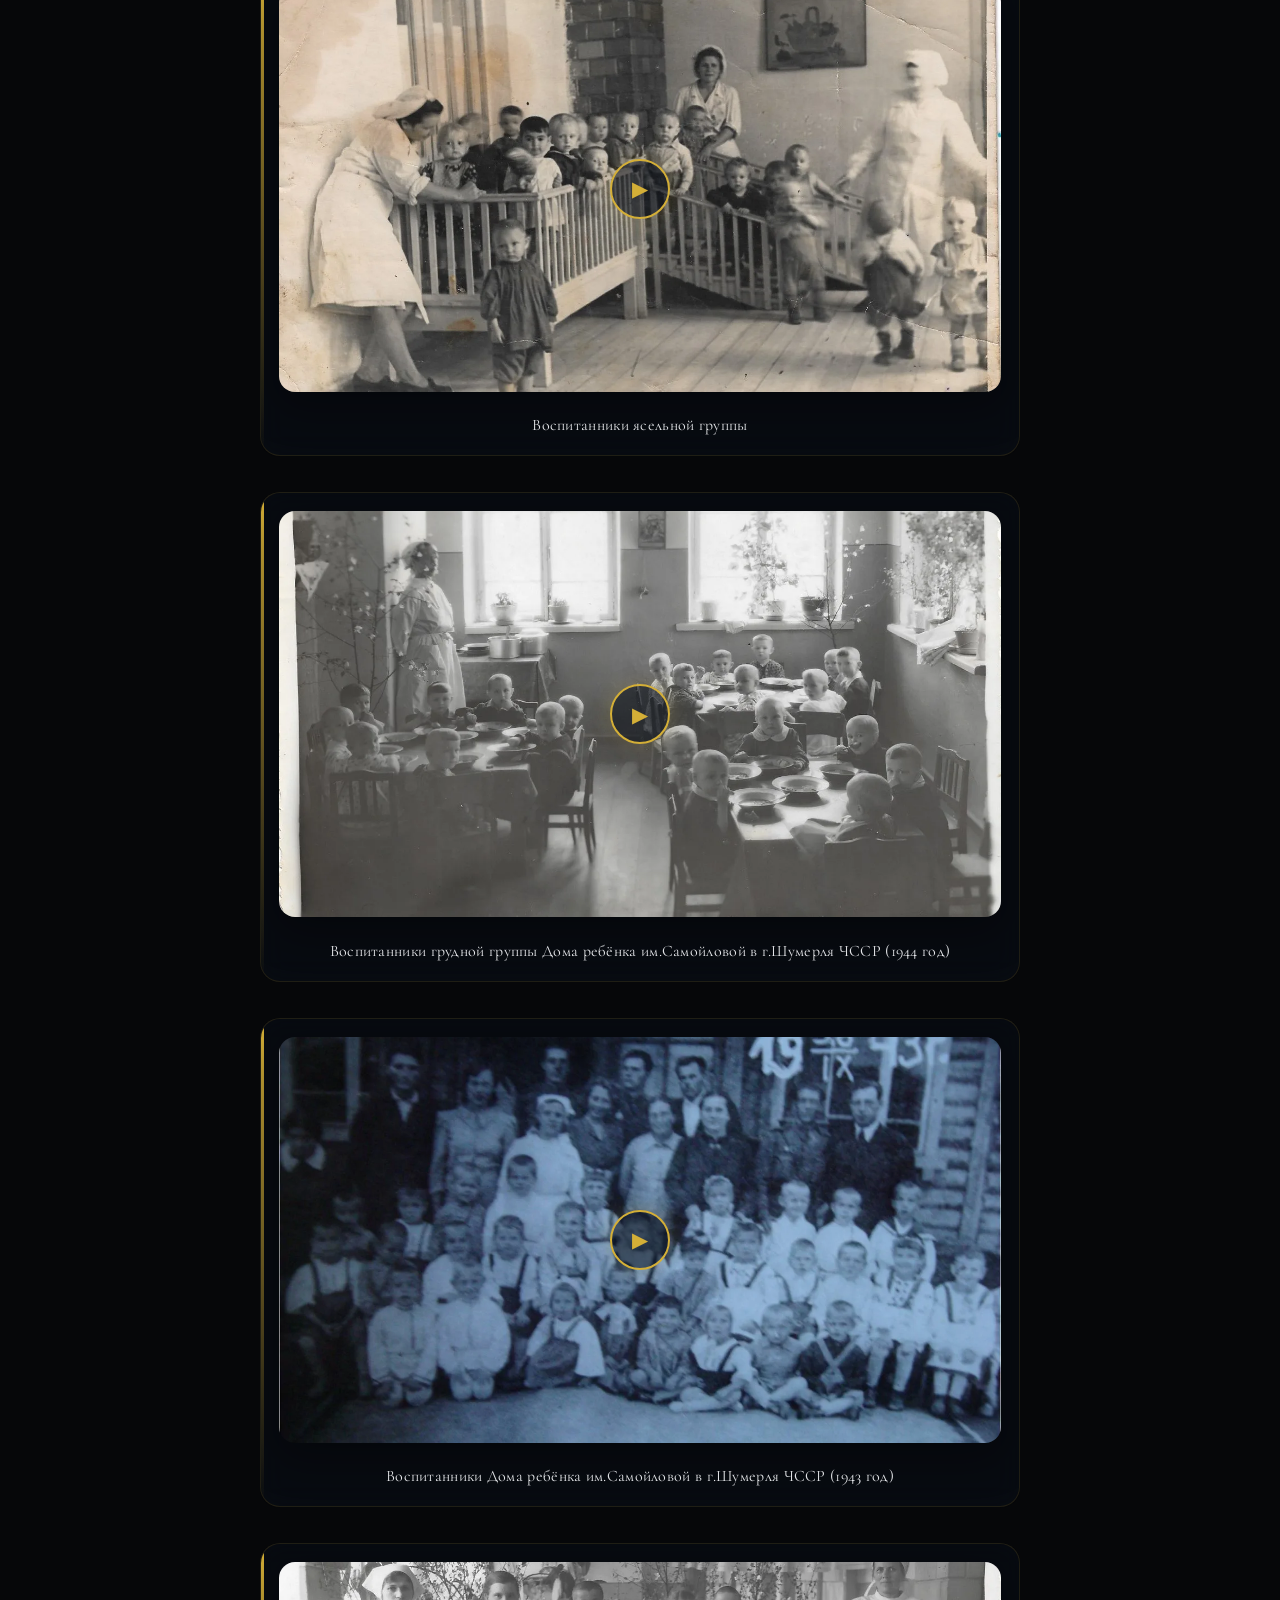
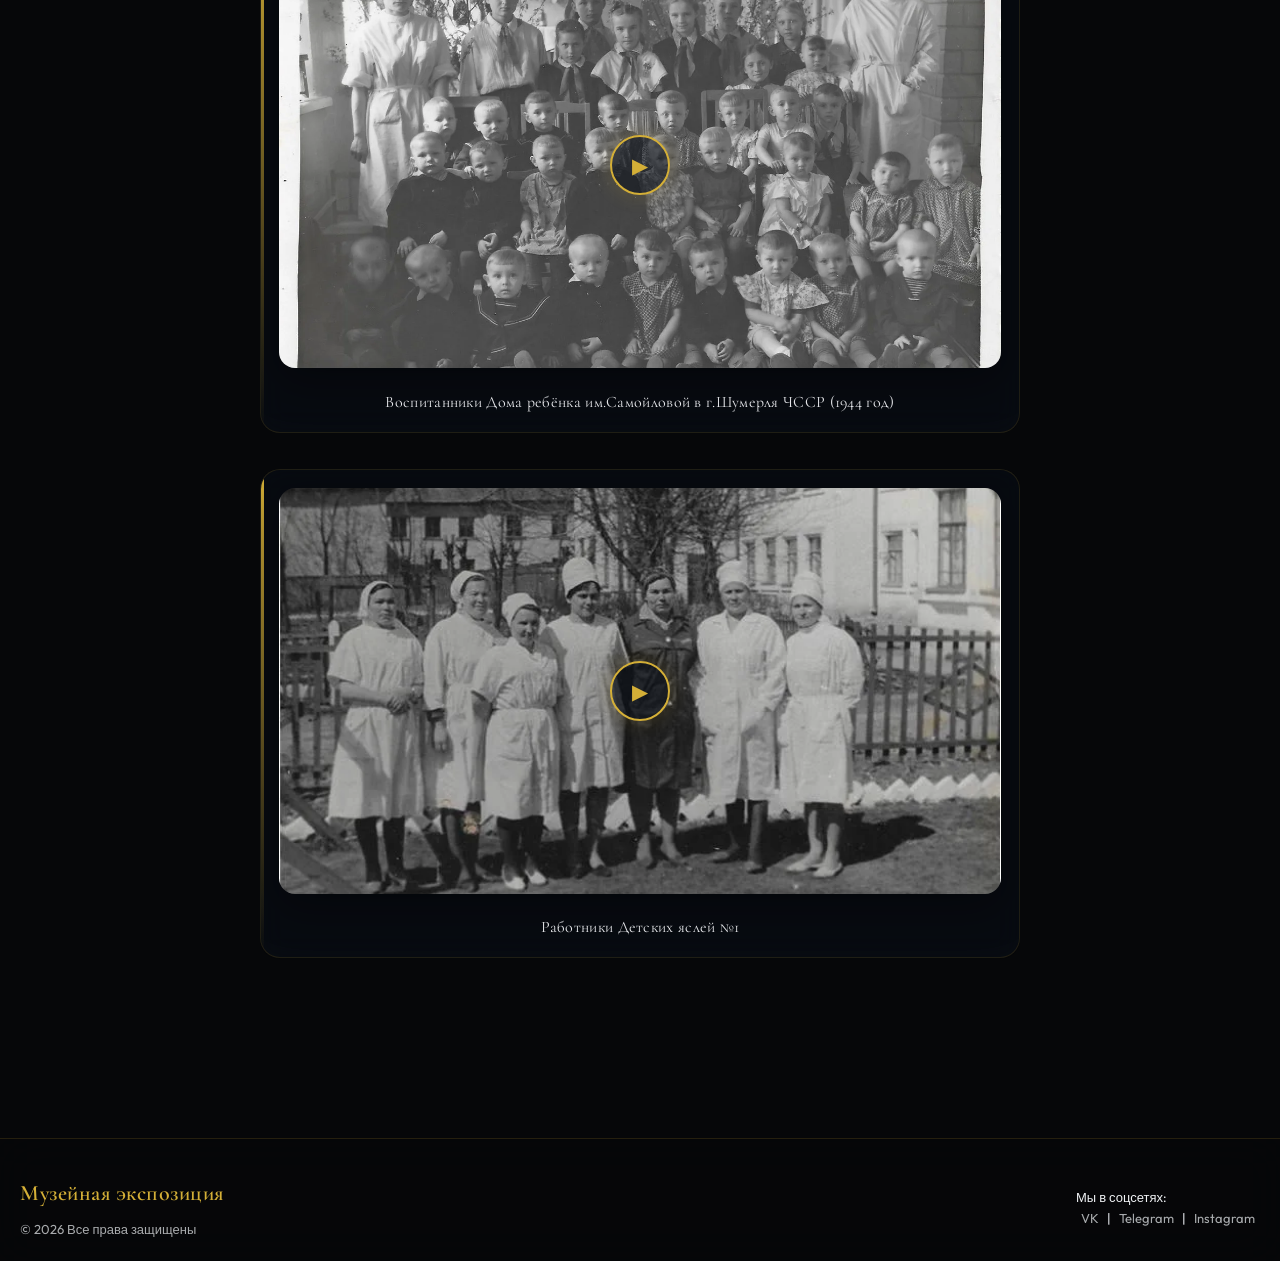
<file: video-gallery.html>
<!doctype html>
<html lang="ru">
  <head>
    <meta charset="UTF-8" />
    <meta name="viewport" content="width=device-width, initial-scale=1.0" />
    <title>Прошлое в цвете — Видео-галерея — Музей детского сада №24</title>

    <!-- SEO -->
    <meta
      name="description"
      content="Видео-галерея «Прошлое в цвете»: уникальные чёрно-белые фотографии и видеозаписи 1943–1981 годов из архива детского сада №24 г. Полоцка, оживающие в цвете."
    />
    <meta
      name="keywords"
      content="видео-галерея, прошлое в цвете, чёрно-белые фото, архив, детский сад Полоцк, Портнова, эвакуация Шумерля"
    />
    <meta name="robots" content="index, follow" />

    <!-- Open Graph -->
    <meta property="og:title" content="Прошлое в цвете — Видео-галерея" />
    <meta
      property="og:description"
      content="Уникальные чёрно-белые фотографии и видеозаписи 1943–1981 годов из архива детского сада №24 г. Полоцка, оживающие в цвете."
    />
    <meta property="og:image" content="assets/bw/img/photo-01.webp" />
    <meta property="og:type" content="video.other" />

    <!-- Performance: preconnect -->

    <link rel="stylesheet" href="style.css" />
  </head>
  <body data-audio-src="assets/audio/music-video-gallery.mp3">
    <a class="skip-link" href="#main-content"
      >Перейти к основному содержимому</a
    >

    <header id="site-header"></header>

    <main id="main-content">
      <section
        class="gallery-hero"
        aria-label="Видео-галерея «Прошлое в цвете»"
      >
        <div class="container">
          <h1 class="section-title animate-up">Прошлое в цвете</h1>
          <p class="section-subtitle animate-up">
            Каждое видео начинает свой рассказ с чёрно-белого кадра, а затем
            раскрывается в цвете. Нажмите на изображение, чтобы начать.
          </p>

          <!--
          Чтобы добавить новые фото/видео — отредактируйте массив в теге
          <script id="gallery-data"> ниже.
          Типы: "video" | "color" (ч/б → цвет) | "image" (просто фото)
        -->
          <!-- Видео загружаются из assets/bw/manifest.json -->

          <div
            class="video-gallery-vertical"
            id="video-gallery-container"
            role="list"
            aria-label="Видеоматериалы"
          ></div>
        </div>
      </section>
    </main>

    <footer id="site-footer"></footer>

    <script src="script.js"></script>
    <noscript>
      <style>
        .music-toggle, .video-gallery-vertical { display: none !important; }
        .noscript-msg { display: block; text-align: center; padding: 2rem; color: #ccc; }
      </style>
      <p class="noscript-msg">Для полной функциональности сайта включите JavaScript.</p>
    </noscript>
  </body>
</html>
</file>
<file: style.css>
@font-face {
  font-family: 'Cormorant Garamond';
  font-style: normal;
  font-weight: 400;
  font-display: swap;
  src: url('assets/fonts/cormorant-garamond-cyrillic.woff2') format('woff2');
  unicode-range: U+0301, U+0400-045F, U+0490-0491, U+04B0-04B1, U+2116;
}
@font-face {
  font-family: 'Cormorant Garamond';
  font-style: normal;
  font-weight: 400;
  font-display: swap;
  src: url('assets/fonts/cormorant-garamond-latin.woff2') format('woff2');
  unicode-range: U+0000-00FF, U+0131, U+0152-0153, U+02BB-02BC, U+02C6, U+02DA, U+02DC, U+0304, U+0308, U+0329, U+2000-206F, U+20AC, U+2122, U+2191, U+2193, U+2212, U+2215, U+FEFF, U+FFFD;
}
@font-face {
  font-family: 'Cormorant Garamond';
  font-style: normal;
  font-weight: 600;
  font-display: swap;
  src: url('assets/fonts/cormorant-garamond-cyrillic.woff2') format('woff2');
  unicode-range: U+0301, U+0400-045F, U+0490-0491, U+04B0-04B1, U+2116;
}
@font-face {
  font-family: 'Cormorant Garamond';
  font-style: normal;
  font-weight: 600;
  font-display: swap;
  src: url('assets/fonts/cormorant-garamond-latin.woff2') format('woff2');
  unicode-range: U+0000-00FF, U+0131, U+0152-0153, U+02BB-02BC, U+02C6, U+02DA, U+02DC, U+0304, U+0308, U+0329, U+2000-206F, U+20AC, U+2122, U+2191, U+2193, U+2212, U+2215, U+FEFF, U+FFFD;
}
@font-face {
  font-family: 'Cormorant Garamond';
  font-style: italic;
  font-weight: 400;
  font-display: swap;
  src: url('assets/fonts/cormorant-garamond-italic-cyrillic.woff2') format('woff2');
  unicode-range: U+0301, U+0400-045F, U+0490-0491, U+04B0-04B1, U+2116;
}
@font-face {
  font-family: 'Cormorant Garamond';
  font-style: italic;
  font-weight: 400;
  font-display: swap;
  src: url('assets/fonts/cormorant-garamond-italic-latin.woff2') format('woff2');
  unicode-range: U+0000-00FF, U+0131, U+0152-0153, U+02BB-02BC, U+02C6, U+02DA, U+02DC, U+0304, U+0308, U+0329, U+2000-206F, U+20AC, U+2122, U+2191, U+2193, U+2212, U+2215, U+FEFF, U+FFFD;
}
@font-face {
  font-family: 'Outfit';
  font-style: normal;
  font-weight: 300;
  font-display: swap;
  src: url('assets/fonts/outfit-cyrillic-ext.woff2') format('woff2');
  unicode-range: U+0100-02BA, U+02BD-02C5, U+02C7-02CC, U+02CE-02D7, U+02DD-02FF, U+0304, U+0308, U+0329, U+1D00-1DBF, U+1E00-1E9F, U+1EF2-1EFF, U+2020, U+20A0-20AB, U+20AD-20C0, U+2113, U+2C60-2C7F, U+A720-A7FF;
}
@font-face {
  font-family: 'Outfit';
  font-style: normal;
  font-weight: 300;
  font-display: swap;
  src: url('assets/fonts/outfit-latin.woff2') format('woff2');
  unicode-range: U+0000-00FF, U+0131, U+0152-0153, U+02BB-02BC, U+02C6, U+02DA, U+02DC, U+0304, U+0308, U+0329, U+2000-206F, U+20AC, U+2122, U+2191, U+2193, U+2212, U+2215, U+FEFF, U+FFFD;
}
@font-face {
  font-family: 'Outfit';
  font-style: normal;
  font-weight: 400;
  font-display: swap;
  src: url('assets/fonts/outfit-cyrillic-ext.woff2') format('woff2');
  unicode-range: U+0100-02BA, U+02BD-02C5, U+02C7-02CC, U+02CE-02D7, U+02DD-02FF, U+0304, U+0308, U+0329, U+1D00-1DBF, U+1E00-1E9F, U+1EF2-1EFF, U+2020, U+20A0-20AB, U+20AD-20C0, U+2113, U+2C60-2C7F, U+A720-A7FF;
}
@font-face {
  font-family: 'Outfit';
  font-style: normal;
  font-weight: 400;
  font-display: swap;
  src: url('assets/fonts/outfit-latin.woff2') format('woff2');
  unicode-range: U+0000-00FF, U+0131, U+0152-0153, U+02BB-02BC, U+02C6, U+02DA, U+02DC, U+0304, U+0308, U+0329, U+2000-206F, U+20AC, U+2122, U+2191, U+2193, U+2212, U+2215, U+FEFF, U+FFFD;
}
@font-face {
  font-family: 'Outfit';
  font-style: normal;
  font-weight: 500;
  font-display: swap;
  src: url('assets/fonts/outfit-cyrillic-ext.woff2') format('woff2');
  unicode-range: U+0100-02BA, U+02BD-02C5, U+02C7-02CC, U+02CE-02D7, U+02DD-02FF, U+0304, U+0308, U+0329, U+1D00-1DBF, U+1E00-1E9F, U+1EF2-1EFF, U+2020, U+20A0-20AB, U+20AD-20C0, U+2113, U+2C60-2C7F, U+A720-A7FF;
}
@font-face {
  font-family: 'Outfit';
  font-style: normal;
  font-weight: 500;
  font-display: swap;
  src: url('assets/fonts/outfit-latin.woff2') format('woff2');
  unicode-range: U+0000-00FF, U+0131, U+0152-0153, U+02BB-02BC, U+02C6, U+02DA, U+02DC, U+0304, U+0308, U+0329, U+2000-206F, U+20AC, U+2122, U+2191, U+2193, U+2212, U+2215, U+FEFF, U+FFFD;
}
:root {
  --bg: #060709;
  --bg-warm: #0a0f18;
  --surface: rgba(255, 255, 255, 0.04);
  --surface-hover: rgba(255, 255, 255, 0.08);
  --glass: rgba(10, 15, 24, 0.55);
  --glass-border: rgba(212, 175, 55, 0.12);
  --glass-border-hover: rgba(212, 175, 55, 0.55);
  --light: #f8f5f2;
  --text: #f0f2f5;
  --text-muted: rgba(240, 242, 245, 0.7);
  --accent: #d4af37;
  --accent-soft: rgba(212, 175, 55, 0.12);
  --accent-glow: rgba(212, 175, 55, 0.25);
  --danger: #e05c5c;
  --success: #48bb78;
  --font-serif: "Cormorant Garamond", serif;
  --font-sans: "Outfit", sans-serif;
  --radius: 20px;
  --radius-sm: 14px;
  --radius-xs: 10px;
  --transition: 0.45s cubic-bezier(0.22, 1, 0.36, 1);
  --shadow-sm: 0 4px 20px rgba(0, 0, 0, 0.3);
  --shadow: 0 12px 40px rgba(0, 0, 0, 0.4);
  --shadow-lg: 0 25px 60px rgba(0, 0, 0, 0.5);
  --header-height: 72px;
}

* { box-sizing: border-box; margin: 0; padding: 0; }
img, video, iframe, embed, object, svg { max-width: 100%; }
html { height: 100%; overflow-x: hidden; background: var(--bg); scroll-padding-top: var(--header-height); scroll-behavior: smooth; }

body {
  font-family: var(--font-sans);
  color: var(--text);
  line-height: 1.65;
  overflow-x: hidden;
  max-width: 100%;
  min-height: 100vh;
  position: relative;
  background: linear-gradient(135deg, rgba(6,7,9,0.6) 0%, rgba(20,25,35,0.5) 50%, rgba(6,7,9,0.6) 100%), url("assets/background.webp");
  background-size: cover;
  background-position: center;
  background-repeat: no-repeat;
  background-attachment: fixed;
}

body::before {
  content: "";
  position: fixed;
  inset: 0;
  background-image: url("data:image/svg+xml,%3Csvg viewBox='0 0 256 256' xmlns='http://www.w3.org/2000/svg'%3E%3Cfilter id='n'%3E%3CfeTurbulence type='fractalNoise' baseFrequency='0.9' numOctaves='4' stitchTiles='stitch'/%3E%3C/filter%3E%3Crect width='100%25' height='100%25' filter='url(%23n)' opacity='0.03'/%3E%3C/svg%3E");
  pointer-events: none;
  z-index: 0;
}

@supports (-webkit-touch-callout: none) { body { background-attachment: scroll; } }

::-webkit-scrollbar { width: 6px; }
::-webkit-scrollbar-track { background: var(--bg); }
::-webkit-scrollbar-thumb { background: var(--accent); border-radius: 3px; opacity: 0.5; }
::-webkit-scrollbar-thumb:hover { opacity: 0.8; }
::selection { background: var(--accent); color: var(--bg); }

.container { max-width: 1280px; margin: 0 auto; padding: 50px 20px; width: 100%; overflow-x: hidden; }

.header {
  position: fixed; top: 0; width: 100%; z-index: 1000; height: var(--header-height);
  background: rgba(10, 15, 24, 0.25);
  backdrop-filter: blur(18px) saturate(1.2);
  -webkit-backdrop-filter: blur(18px) saturate(1.2);
  border-bottom: 1px solid rgba(255, 255, 255, 0.04);
  display: flex; align-items: center;
}

.nav { display: flex; justify-content: space-between; align-items: center; padding: 12px 20px; width: 100%; overflow: visible !important; position: relative; }

.logo {
  font-family: var(--font-serif); font-size: clamp(18px, 3.5vw, 28px); font-weight: 600;
  letter-spacing: 1.5px; color: var(--accent); position: relative; z-index: 1002;
}
.logo::after { content: ""; position: absolute; bottom: -4px; left: 0; width: 35%; height: 1.5px; background: linear-gradient(90deg, var(--accent), transparent); }

.nav-menu { display: flex; gap: 40px; list-style: none; z-index: 999; }
.nav-menu a {
  text-decoration: none; color: var(--text); font-size: 13px; text-transform: uppercase;
  letter-spacing: 1.2px; transition: var(--transition); position: relative; padding-bottom: 3px;
  opacity: 0.8;
}
.nav-menu a::before { content: ""; position: absolute; bottom: 0; left: 0; width: 0; height: 1.5px; background: var(--accent); transition: width 0.35s ease; }
.nav-menu a:hover { opacity: 1; color: var(--accent); }
.nav-menu a:hover::before { width: 100%; }

.burger {
  display: none; flex-direction: column; justify-content: center; align-items: center;
  gap: 5px; width: 38px; height: 38px; cursor: pointer; z-index: 1001; padding: 0;
  background: rgba(10, 15, 24, 0.5); border: 1px solid rgba(212, 175, 55, 0.25);
  border-radius: var(--radius-xs); backdrop-filter: blur(10px); transition: var(--transition);
}
.burger:hover { border-color: rgba(212, 175, 55, 0.6); background: rgba(10, 15, 24, 0.7); }
.burger span { display: block; height: 1.5px; background: rgba(245, 247, 250, 0.7); border-radius: 2px; transition: var(--transition); }
.burger span:nth-child(1) { width: 16px; }
.burger span:nth-child(2) { width: 10px; align-self: flex-start; margin-left: 11px; }
.burger span:nth-child(3) { width: 16px; }
.burger:hover span { background: var(--accent); }
.burger.active { border-color: rgba(212, 175, 55, 0.5); background: rgba(10, 15, 24, 0.8); }
.burger.active span:nth-child(1) { width: 16px; transform: translateY(6.5px) rotate(45deg); background: var(--accent); }
.burger.active span:nth-child(2) { opacity: 0; transform: scaleX(0); }
.burger.active span:nth-child(3) { width: 16px; transform: translateY(-6.5px) rotate(-45deg); background: var(--accent); }

body.menu-open { overflow: hidden; }

.hero { padding-top: calc(var(--header-height) + 40px); position: relative; }
.hero-text-container {
  position: relative; max-width: 920px; margin: 0 auto 50px; padding: 48px;
  display: flex; justify-content: center; align-items: center;
  background: var(--glass); border: 1px solid var(--glass-border);
  border-radius: var(--radius); backdrop-filter: blur(14px); overflow: hidden;
}
.hero-text-container::before {
  content: ""; position: absolute; inset: 0;
  background: linear-gradient(135deg, rgba(212,175,55,0.06) 0%, transparent 50%);
  pointer-events: none;
}
.hero-text-container::after {
  content: ""; position: absolute; top: -1px; left: -1px; right: -1px;
  height: 1px;
  background: linear-gradient(90deg, transparent, var(--accent), transparent);
  opacity: 0.5;
  animation: shimmer 3s ease-in-out infinite;
}
@keyframes shimmer { 0%, 100% { opacity: 0.3; } 50% { opacity: 0.8; } }

.hero-text { position: relative; z-index: 2; text-align: center; max-width: 800px; }
.hero-title {
  font-family: var(--font-serif); color: var(--accent);
  font-size: clamp(2rem, 5vw, 3.6rem); line-height: 1.1; margin-bottom: 24px;
  text-shadow: 0 15px 40px rgba(0,0,0,0.5); font-weight: 500; letter-spacing: -0.3px;
}
.hero-subtitle {
  font-family: var(--font-serif); font-size: clamp(1.4rem, 2.8vw, 1.8rem);
  color: var(--text-muted); line-height: 1.5; max-width: 700px; margin: 0 auto;
  font-style: italic; border-left: 2px solid var(--accent); padding-left: 24px; text-align: left;
}

.section-title {
  font-family: var(--font-serif); font-size: clamp(2.2rem, 4.5vw, 3.2rem);
  font-weight: 400; margin-bottom: 50px; text-align: center; letter-spacing: 0.5px;
  color: var(--text); position: relative; display: block; width: 100%;
}
.section-title::after {
  content: ""; position: absolute; bottom: -8px; left: 30%; width: 40%;
  height: 1px; background: linear-gradient(90deg, transparent, var(--accent), transparent);
}

.section-subtitle {
  font-family: var(--font-serif); font-size: clamp(1.3rem, 2.5vw, 1.7rem);
  color: var(--text-muted); line-height: 1.6; font-style: italic; padding: 40px;
  text-align: left;
  background: var(--glass); backdrop-filter: blur(14px);
  border: 1px solid var(--glass-border); border-radius: var(--radius);
  position: relative; overflow: hidden; width: 100%; margin: 0 auto;
}
.section-subtitle::before {
  content: ""; position: absolute; top: 0; left: 0; width: 3px; height: 100%;
  background: linear-gradient(180deg, var(--accent), transparent);
}

.exhibitions { background: rgba(0, 0, 0, 0.1); padding: 60px 0; margin: 20px 0; }

.swipe-gallery {
  position: relative; max-width: 1100px; margin: 0 auto; overflow: hidden;
  border-radius: var(--radius); box-shadow: var(--shadow-lg);
}
.swipe-track { display: flex; transition: transform 0.7s cubic-bezier(0.25, 0.46, 0.45, 0.94); }
.swipe-slide { flex: 0 0 100%; max-width: 100%; position: relative; overflow: hidden; }
.swipe-slide img {
  width: 100%; height: 500px; object-fit: cover; display: block;
  transition: transform 0.8s ease, filter 0.6s;
  filter: brightness(0.85) contrast(1.05);
}
.swipe-slide:hover img { transform: scale(1.04); filter: brightness(1); }

.slide-caption {
  position: absolute; left: 36px; bottom: 36px;
  background: var(--glass); backdrop-filter: blur(16px);
  border: 1px solid var(--glass-border); border-radius: 60px;
  padding: 14px 32px; font-family: var(--font-serif); font-size: 1.5rem;
  color: var(--text); box-shadow: var(--shadow); transition: var(--transition);
  pointer-events: none;
}
.swipe-slide:hover .slide-caption {
  background: rgba(212, 175, 55, 0.18);
  transform: translateY(-4px);
}

.swipe-btn {
  position: absolute; top: 50%; transform: translateY(-50%);
  background: var(--glass); backdrop-filter: blur(14px);
  color: var(--accent); border: 1.5px solid rgba(212, 175, 55, 0.4);
  width: 48px; height: 48px; border-radius: 50%; cursor: pointer; z-index: 10;
  display: flex; align-items: center; justify-content: center;
  box-shadow: var(--shadow-sm); transition: var(--transition);
}
.swipe-btn svg { width: 20px; height: 20px; stroke: var(--accent); }
.swipe-btn:hover {
  background: var(--surface-hover); border-color: var(--accent);
  box-shadow: 0 0 24px rgba(212, 175, 55, 0.2), var(--shadow-sm);
  transform: translateY(-50%) scale(1.08);
}
.swipe-btn:active { transform: translateY(-50%) scale(0.95); }
.swipe-btn.prev { left: 16px; }
.swipe-btn.next { right: 16px; }

.swipe-dots { display: flex; justify-content: center; gap: 14px; margin-top: 28px; }

.dot {
  width: 8px; height: 8px; border-radius: 50%;
  background: rgba(212, 175, 55, 0.25); cursor: pointer;
  transition: var(--transition); border: 1px solid transparent;
}
.dot.active { background: var(--accent); transform: scale(1.4); }

.carousel-section {
  padding: 80px 0 100px;
  background: rgba(10, 15, 24, 0.25);
  position: relative; z-index: 10; margin-top: 20px;
}
.carousel-wrapper { position: relative; width: 100%; height: 460px; margin: 0 auto; pointer-events: none; }
.carousel-3d, .carousel-controls { pointer-events: auto; }
.carousel-3d { position: relative; width: 100%; height: 100%; transform-style: preserve-3d; perspective: 1000px; }

.carousel-item {
  position: absolute; top: 50%; left: 50%; width: 300px; height: 380px;
  margin-left: -150px; margin-top: -190px; max-width: 90vw;
  transform-style: preserve-3d;
  transition: transform 0.5s cubic-bezier(0.22, 1, 0.36, 1), opacity 0.3s ease;
  will-change: transform, opacity;
}

.carousel-card {
  width: 100%; height: 100%; border-radius: var(--radius); overflow: hidden;
  display: flex; flex-direction: column;
  background: var(--glass); backdrop-filter: blur(14px);
  border: 1px solid var(--glass-border);
  box-shadow: var(--shadow-lg);
  transition: var(--transition);
}
.carousel-item:hover .carousel-card {
  border-color: var(--accent);
  box-shadow: 0 20px 50px rgba(0,0,0,0.3), 0 0 40px rgba(212,175,55,0.15);
  transform: translateY(-4px);
}

.card-image { width: 100%; height: 100%; border-radius: var(--radius); overflow: hidden; position: relative; }
.card-image::after { content: ""; position: absolute; bottom: 0; left: 0; right: 0; height: 50px; background: linear-gradient(to top, rgba(10, 15, 24, 0.7), transparent); }
.card-image img { width: 100%; height: 100%; object-fit: cover; display: block; transition: transform 0.6s ease; }
.carousel-item:hover .card-image img { transform: scale(1.06); }
.carousel-3d .card-image { cursor: pointer; }

.carousel-controls {
  position: absolute; bottom: -50px; left: 50%; transform: translateX(-50%);
  display: flex; align-items: center; gap: 28px; z-index: 1000;
}

.carousel-btn {
  width: 50px; height: 50px; border-radius: 50%;
  background: rgba(212, 175, 55, 0.1);
  border: 2px solid var(--accent); color: var(--accent); cursor: pointer;
  display: flex; align-items: center; justify-content: center;
  transition: var(--transition); flex-shrink: 0;
}
.carousel-btn:hover { background: rgba(212, 175, 55, 0.25); transform: scale(1.1); }
.carousel-btn:active { transform: scale(0.95); }

.carousel-dots { display: flex; gap: 10px; }
.carousel-dot {
  width: 8px; height: 8px; border-radius: 50%;
  background: rgba(212, 175, 55, 0.2); cursor: pointer;
  transition: var(--transition); border: 1px solid transparent;
}
.carousel-dot:hover { background: rgba(212, 175, 55, 0.4); transform: scale(1.2); }
.carousel-dot.active { background: var(--accent); transform: scale(1.35); }

.animate-up { opacity: 0; transform: translateY(30px); transition: opacity 0.7s ease, transform 0.7s ease; }
.animate-up.visible { opacity: 1; transform: translateY(0); }

.modal {
  display: none; position: fixed; z-index: 2000; left: 0; top: 0; width: 100%; height: 100%;
  background: rgba(0, 0, 0, 0.88); backdrop-filter: blur(8px);
}
.modal-content { position: relative; margin: auto; padding: 20px; width: 90%; max-width: 800px; top: 50%; transform: translateY(-50%); }

.close {
  position: absolute; top: -52px; right: 0; width: 40px; height: 40px;
  cursor: pointer; display: flex; align-items: center; justify-content: center;
  background: var(--glass); border: 1px solid rgba(212, 175, 55, 0.3);
  border-radius: var(--radius-xs); backdrop-filter: blur(12px);
  color: transparent; font-size: 0;
  transition: var(--transition);
}
.close::before, .close::after { content: ""; position: absolute; width: 14px; height: 1.5px; background: rgba(245, 247, 250, 0.6); border-radius: 2px; transition: background 0.3s; }
.close::before { transform: rotate(45deg); }
.close::after { transform: rotate(-45deg); }
.close:hover { border-color: rgba(212, 175, 55, 0.7); background: rgba(10, 15, 24, 0.85); }
.close:hover::before, .close:hover::after { background: var(--accent); }

#modalVideo { width: 100%; height: auto; border-radius: var(--radius-sm); box-shadow: var(--shadow-lg); }

.gallery-hero { padding-top: calc(var(--header-height) + 50px); padding-bottom: 80px; }

.gallery-grid {
  display: grid;
  grid-template-columns: repeat(auto-fill, minmax(280px, 1fr));
  gap: 28px; margin-top: 50px;
}
.gallery-item { opacity: 0; transform: translateY(20px); transition: var(--transition); }
.gallery-item.visible { opacity: 1; transform: translateY(0); }

.gallery-card {
  position: relative; border-radius: var(--radius-sm); overflow: hidden;
  aspect-ratio: 4 / 5;
  background: var(--surface); border: 1px solid var(--glass-border);
  transition: var(--transition);
}
.gallery-card img { width: 100%; height: 100%; object-fit: cover; transition: transform 0.6s ease; }

.gallery-info {
  position: absolute; bottom: 0; left: 0; right: 0;
  padding: 28px 18px 18px;
  background: linear-gradient(to top, rgba(10,15,24,0.9) 30%, transparent);
  transform: translateY(16px); opacity: 0;
  transition: var(--transition);
}
.gallery-info span { font-family: var(--font-sans); font-size: 11px; color: var(--accent); text-transform: uppercase; letter-spacing: 2px; }
.gallery-info h3 { font-family: var(--font-serif); font-size: 18px; color: var(--text); margin-top: 4px; }

.gallery-card:hover {
  transform: translateY(-8px);
  border-color: var(--glass-border-hover);
  box-shadow: 0 16px 40px rgba(0,0,0,0.4), 0 0 20px rgba(212,175,55,0.08);
}
.gallery-card:hover img { transform: scale(1.08); }
.gallery-card:hover .gallery-info { transform: translateY(0); opacity: 1; }

.video-gallery-vertical { display: flex; flex-direction: column; gap: 36px; margin-top: 40px; }
.video-vertical-item { width: 100%; max-width: 760px; margin: 0 auto; }

.video-media-block {
  background: var(--glass); border: 1px solid var(--glass-border);
  border-radius: var(--radius); backdrop-filter: blur(14px);
  padding: 18px; overflow: hidden; position: relative;
  transition: var(--transition);
}
.video-media-block::before {
  content: ""; position: absolute; top: 0; left: 0; width: 3px; height: 100%;
  background: linear-gradient(180deg, var(--accent), transparent);
}
.video-media-block:hover { border-color: rgba(212, 175, 55, 0.4); box-shadow: 0 12px 40px rgba(0,0,0,0.35); }

.video-container {
  position: relative; display: inline-block; cursor: pointer;
  width: 100%; margin: 0 auto; aspect-ratio: 16 / 9;
  overflow: hidden; border-radius: calc(var(--radius) - 4px);
  box-shadow: var(--shadow); transition: var(--transition);
}
.video-container::after {
  content: "▶"; position: absolute; top: 50%; left: 50%;
  transform: translate(-50%, -50%);
  width: 56px; height: 56px; display: flex; align-items: center; justify-content: center;
  font-size: 1.3rem; color: var(--accent);
  background: var(--glass); border: 2px solid var(--accent);
  border-radius: 50%; box-shadow: 0 0 20px rgba(212,175,55,0.2);
  z-index: 3; pointer-events: none; transition: var(--transition);
}
.video-container:hover::after {
  background: rgba(212,175,55,0.25);
  transform: translate(-50%, -50%) scale(1.1);
  box-shadow: 0 0 30px rgba(212,175,55,0.35);
}
.video-container.playing::after { opacity: 0; }
.video-container:hover { transform: scale(1.01); box-shadow: 0 20px 50px rgba(0,0,0,0.4); }

.video-poster { display: block; width: 100%; height: auto; z-index: 2; }
.video-player { display: none; width: 100%; height: auto; z-index: 1; }
.video-container.playing .video-poster { display: none; }
.video-container.playing .video-player { display: block; }

.video-vertical-item .video-poster, .video-vertical-item .video-player {
  position: absolute; top: 0; left: 0; width: 100%; height: 100%; object-fit: cover;
}
.video-vertical-item .video-poster { z-index: 2; }
.video-vertical-item .video-player { z-index: 1; display: none; }
.video-vertical-item .video-container.playing .video-poster { display: none; }
.video-vertical-item .video-container.playing .color-reveal { opacity: 1; }
.video-vertical-item .video-container.has-color-reveal.playing .video-poster { display: block; }

.video-caption {
  margin-top: 14px; font-family: var(--font-serif); font-size: 1rem;
  color: var(--text); text-align: center; letter-spacing: 0.3px; line-height: 1.5;
}

.video-caption-only { display: flex; flex-direction: column; gap: 14px; }
.video-caption-only img { border-radius: calc(var(--radius) - 4px); box-shadow: var(--shadow); width: 100%; height: auto; display: block; }

.video-vertical-item .color-reveal {
  position: absolute; top: 0; left: 0; width: 100%; height: 100%;
  object-fit: cover; z-index: 3; opacity: 0; transition: opacity 0.8s ease;
}
.video-vertical-item .video-container.playing .video-poster { display: none; }
.video-vertical-item .video-container.has-color-reveal.playing .video-poster { display: block; }
.video-vertical-item .video-container.playing .color-reveal { opacity: 1; }

.footer {
  background: rgba(6, 7, 9, 0.5);
  backdrop-filter: blur(20px) saturate(1.2);
  border-top: 1px solid rgba(212, 175, 55, 0.15);
  padding: 36px 0 20px; margin-top: 50px;
}
.footer .container { padding-top: 0; padding-bottom: 0; }
.footer-content { display: flex; flex-wrap: wrap; justify-content: space-between; align-items: center; gap: 24px; }
.footer-info h3 { font-family: var(--font-serif); font-size: 22px; color: var(--accent); margin-bottom: 8px; letter-spacing: 0.5px; }
.footer-info p { font-family: var(--font-sans); font-size: 13px; color: var(--text-muted); }
.footer-social { font-family: var(--font-sans); font-size: 13px; color: var(--text); }
.footer-social a { color: var(--text-muted); text-decoration: none; transition: var(--transition); margin: 0 5px; }
.footer-social a:hover { color: var(--accent); }

.visitors { padding: 40px; }
.visitors-grid { display: grid; grid-template-columns: repeat(3, 1fr); gap: 28px; max-width: 1060px; margin: 0 auto; }
.visitor-card { position: relative; cursor: default; transition: transform 0.5s ease; }
.visitor-card:hover { transform: scale(1.03); }

.window-glass {
  position: relative; z-index: 1;
  background: var(--glass);
  backdrop-filter: blur(14px);
  border: 1px solid rgba(255, 255, 255, 0.06);
  border-top-color: rgba(255, 255, 255, 0.1);
  border-radius: var(--radius);
  overflow: hidden; box-shadow: var(--shadow);
  transition: var(--transition);
}
.visitor-card:hover .window-glass {
  border-color: rgba(255, 255, 255, 0.08);
  border-top-color: rgba(255, 255, 255, 0.14);
  box-shadow: 0 20px 50px rgba(0,0,0,0.45), 0 0 20px rgba(212,175,55,0.06);
}
.window-frame-corner {
  position: absolute; width: 14px; height: 14px;
  border-color: rgba(212, 175, 55, 0.4); border-style: solid; z-index: 3;
}
.window-frame-corner.tl { top: 0; left: 0; border-width: 1.5px 0 0 1.5px; }
.window-frame-corner.tr { top: 0; right: 0; border-width: 1.5px 1.5px 0 0; }

.hero-btn-wrap { margin-top: 32px; display: flex; justify-content: center; }

.btn-museum {
  font-family: var(--font-serif); font-size: 1.05rem; letter-spacing: 2px;
  text-transform: uppercase;
  color: var(--accent); background: rgba(212, 175, 55, 0.08);
  border: 1.5px solid var(--accent); border-radius: 60px;
  padding: 14px 44px; cursor: pointer;
  transition: var(--transition); position: relative; overflow: hidden;
}
.btn-museum::before {
  content: ""; position: absolute; inset: 0;
  background: linear-gradient(135deg, rgba(212,175,55,0.15), transparent);
  opacity: 0; transition: opacity 0.4s;
}
.btn-museum:hover::before { opacity: 1; }
.btn-museum:hover {
  background: rgba(212, 175, 55, 0.15);
  box-shadow: 0 0 30px rgba(212, 175, 55, 0.15);
  transform: scale(1.04);
}
.btn-museum:active { transform: scale(0.97); }

.about-modal {
  display: flex; align-items: center; justify-content: center;
  position: fixed; inset: 0; z-index: 2000;
  background: rgba(0, 0, 0, 0.7);
  backdrop-filter: blur(12px);
  opacity: 0; pointer-events: none;
  transition: opacity 0.35s ease;
}
.about-modal.active { opacity: 1; pointer-events: all; }

.about-modal-content {
  position: relative; width: 90%; max-width: 680px; max-height: 85vh; overflow: hidden;
  display: flex; flex-direction: column;
  background: rgba(10, 15, 24, 0.88);
  backdrop-filter: blur(20px) saturate(1.3);
  border: 1px solid rgba(212, 175, 55, 0.25);
  border-top-color: rgba(255, 255, 255, 0.06);
  border-radius: var(--radius);
  box-shadow: 0 30px 80px rgba(0, 0, 0, 0.6);
  transform: translateY(24px);
  transition: transform 0.35s cubic-bezier(0.22, 1, 0.36, 1);
}
.about-modal.active .about-modal-content { transform: translateY(0); }

.about-modal-content::before, .about-modal-content::after {
  content: ""; position: absolute; width: 20px; height: 20px;
  border-color: var(--accent); border-style: solid; pointer-events: none;
}
.about-modal-content::before { top: 14px; left: 14px; border-width: 1.5px 0 0 1.5px; }
.about-modal-content::after { bottom: 14px; right: 14px; border-width: 0 1.5px 1.5px 0; }

.about-modal-scroll { overflow-y: auto; flex: 1; padding: 48px 44px 40px; scrollbar-width: thin; position: relative; }
.about-modal-scroll::before {
  content: ""; position: fixed; inset: 0;
  background: url("assets/background.webp") center/cover no-repeat;
  opacity: 0.1; pointer-events: none; z-index: -1;
}

.about-modal-close {
  position: absolute; top: 14px; right: 18px; width: 34px; height: 34px;
  cursor: pointer; display: flex; align-items: center; justify-content: center;
  background: var(--glass); border: 1px solid rgba(212, 175, 55, 0.2);
  border-radius: 8px; backdrop-filter: blur(8px); font-size: 0;
  transition: var(--transition); z-index: 2;
}
.about-modal-close::before, .about-modal-close::after {
  content: ""; position: absolute; width: 12px; height: 1.5px;
  background: rgba(245, 247, 250, 0.5); border-radius: 2px; transition: background 0.3s;
}
.about-modal-close::before { transform: rotate(45deg); }
.about-modal-close::after { transform: rotate(-45deg); }
.about-modal-close:hover { border-color: rgba(212, 175, 55, 0.6); background: rgba(10, 15, 24, 0.8); }
.about-modal-close:hover::before, .about-modal-close:hover::after { background: var(--accent); }

.about-modal-title {
  font-family: var(--font-serif); font-size: clamp(1.6rem, 3vw, 2.4rem);
  font-weight: 400; color: var(--accent); letter-spacing: 1px; margin-bottom: 24px;
  padding-bottom: 14px; border-bottom: 1px solid rgba(212, 175, 55, 0.15);
}
.about-modal-body p {
  font-family: var(--font-sans); font-size: 0.95rem; color: var(--text-muted);
  line-height: 1.8; font-weight: 300; margin-bottom: 16px;
}
.about-modal-body p:last-child { margin-bottom: 0; }
.about-modal-quote { font-family: var(--font-serif) !important; font-style: italic; font-size: 1.1rem !important; color: var(--text) !important; border-left: 2px solid var(--accent); padding-left: 18px; margin-top: 20px !important; }

.modal-halls { display: flex; gap: 12px; margin-top: 24px; flex-wrap: wrap; }
.modal-hall-card {
  position: relative; flex: 1; min-width: 140px;
  display: flex; flex-direction: column; align-items: center; gap: 6px;
  text-decoration: none; padding: 22px 14px 18px;
  background: var(--glass); border: 1px solid var(--glass-border);
  border-radius: var(--radius); backdrop-filter: blur(14px); overflow: hidden;
  transition: var(--transition);
}
.modal-hall-card::before { content: ""; position: absolute; inset: 0; background: linear-gradient(135deg, rgba(212,175,55,0.06) 0%, transparent 60%); opacity: 0; transition: opacity 0.35s; }
.modal-hall-card:hover { border-color: rgba(212, 175, 55, 0.6); transform: translateY(-3px); box-shadow: 0 12px 36px rgba(0,0,0,0.4); }
.modal-hall-card:hover::before { opacity: 1; }

.modal-hall-card__corner { position: absolute; width: 10px; height: 10px; border-color: rgba(212, 175, 55, 0.45); border-style: solid; }
.modal-hall-card__corner.tl { top: 6px; left: 6px; border-width: 1.5px 0 0 1.5px; }
.modal-hall-card__corner.tr { top: 6px; right: 6px; border-width: 1.5px 1.5px 0 0; }
.modal-hall-card:hover .modal-hall-card__corner { border-color: var(--accent); }

.modal-hall-card__num { font-family: var(--font-serif); font-size: 1.4rem; color: var(--accent); letter-spacing: 2px; line-height: 1; opacity: 0.8; }
.modal-hall-card__title { font-family: var(--font-serif); font-size: clamp(0.85rem, 1.3vw, 1rem); color: var(--text); text-align: center; line-height: 1.25; transition: color 0.3s; }
.modal-hall-card:hover .modal-hall-card__title { color: var(--accent); }
.modal-hall-card__sub { font-family: var(--font-sans); font-size: 0.65rem; color: var(--text-muted); text-transform: uppercase; letter-spacing: 1px; text-align: center; line-height: 1.35; opacity: 0.7; }

.skip-link {
  position: absolute; top: -100px; left: 1rem; z-index: 9999;
  padding: 0.6rem 1.2rem; background: var(--accent); color: #000;
  font-family: var(--font-sans); font-weight: 500;
  border-radius: var(--radius-xs); text-decoration: none; transition: top 0.2s;
}
.skip-link:focus { top: 1rem; }
*:focus { outline: none; }
*:focus-visible { outline: 2px solid var(--accent); outline-offset: 3px; border-radius: 4px; }

.gallery-loading { display: flex; justify-content: center; align-items: center; gap: 10px; padding: 80px 0; }
.gallery-loading__dot { width: 8px; height: 8px; border-radius: 50%; background: var(--accent); opacity: 0.3; animation: gallery-pulse 1.2s ease-in-out infinite; }
.gallery-loading__dot:nth-child(2) { animation-delay: 0.2s; }
.gallery-loading__dot:nth-child(3) { animation-delay: 0.4s; }
@keyframes gallery-pulse { 0%, 100% { opacity: 0.3; transform: scale(1); } 50% { opacity: 1; transform: scale(1.4); } }

.gallery-scan { display: flex; align-items: center; justify-content: center; gap: 8px; padding: 30px 0; opacity: 0.7; }
.gallery-scan__dot { width: 6px; height: 6px; border-radius: 50%; background: var(--accent); animation: gallery-pulse 1.2s ease-in-out infinite; }
.gallery-scan__dot:nth-child(2) { animation-delay: 0.2s; }
.gallery-scan__dot:nth-child(3) { animation-delay: 0.4s; }
.gallery-scan__text { font-family: var(--font-sans); font-size: 0.75rem; text-transform: uppercase; letter-spacing: 1.5px; color: var(--text-muted); }
.gallery-scan.hidden { display: none; }

.gallery-item.no-info .gallery-info { display: none; }
.gallery-item.no-info .gallery-card::after { content: none; }

.gallery-error { display: flex; flex-direction: column; align-items: center; gap: 14px; padding: 60px 20px; text-align: center; color: var(--text-muted); }
.gallery-error__icon { font-size: 2rem; color: var(--accent); opacity: 0.5; }
.gallery-error p { font-family: var(--font-serif); font-size: 1.1rem; line-height: 1.6; }

.archive-header { display: flex; flex-direction: column; align-items: center; gap: 10px; margin-bottom: 40px; text-align: center; }
.archive-back-btn {
  display: inline-flex; align-items: center; gap: 6px;
  font-family: var(--font-sans); font-size: 0.78rem; text-transform: uppercase;
  letter-spacing: 1.2px; color: var(--text-muted); text-decoration: none;
  border: 1px solid rgba(212, 175, 55, 0.2); border-radius: 40px;
  padding: 6px 18px; transition: var(--transition);
}
.archive-back-btn:hover { color: var(--accent); border-color: rgba(212, 175, 55, 0.5); }
.bio-gallery-sub { font-family: var(--font-serif); font-size: clamp(0.95rem, 1.8vw, 1.1rem); color: var(--text-muted); font-style: italic; margin-top: -6px; }

.music-toggle {
  position: fixed; bottom: 24px; right: 24px; z-index: 1100;
  width: 44px; height: 44px; border-radius: 50%;
  border: 1px solid rgba(212, 175, 55, 0.35);
  background: var(--glass); backdrop-filter: blur(14px);
  cursor: pointer; display: flex; align-items: center; justify-content: center;
  transition: var(--transition); padding: 0;
}
.music-toggle:hover {
  border-color: var(--accent); background: rgba(10, 15, 24, 0.85);
  transform: scale(1.12); box-shadow: 0 0 20px rgba(212,175,55,0.15);
}
.music-toggle:focus-visible { outline: 2px solid var(--accent); outline-offset: 3px; }
.music-toggle svg { width: 20px; height: 20px; fill: none; stroke: var(--accent); stroke-width: 2; stroke-linecap: round; stroke-linejoin: round; transition: opacity 0.2s; }
.music-toggle svg:first-child { opacity: 1; position: absolute; }
.music-toggle svg.pause-icon { opacity: 0; position: absolute; }
.music-toggle.is-playing svg:first-child { opacity: 0; }
.music-toggle.is-playing svg.pause-icon { opacity: 1; }

@keyframes music-pulse { 0%, 100% { box-shadow: 0 0 0 0 rgba(212, 175, 55, 0); } 50% { box-shadow: 0 0 0 6px rgba(212, 175, 55, 0.12); } }
.music-toggle.is-playing { animation: music-pulse 2.4s ease-in-out infinite; border-color: rgba(212, 175, 55, 0.6); }
.music-toggle.is-playing:hover { animation: none; }

.lb-overlay {
  display: none; position: fixed; inset: 0; z-index: 2000;
  background: rgba(6, 7, 9, 0.94); backdrop-filter: blur(24px);
  align-items: center; justify-content: center; padding: 20px;
}
.lb-overlay.active { display: flex; }
.lb-inner { position: relative; max-width: 900px; width: 100%; display: flex; flex-direction: column; align-items: center; gap: 14px; }
.lb-img { max-height: 75vh; max-width: 100%; border-radius: var(--radius-sm); box-shadow: 0 30px 80px rgba(0,0,0,0.7); border: 1px solid rgba(212,175,55,0.15); object-fit: contain; }
.lb-caption { font-family: var(--font-serif); font-style: italic; font-size: 1rem; color: var(--text-muted); text-align: center; max-width: 680px; line-height: 1.5; }

.lb-close {
  position: absolute; top: -10px; right: -10px; width: 40px; height: 40px;
  border-radius: 50%; border: 1px solid rgba(212, 175, 55, 0.35);
  background: rgba(10, 15, 24, 0.9); color: var(--accent); font-size: 1.2rem;
  cursor: pointer; display: flex; align-items: center; justify-content: center;
  transition: var(--transition); z-index: 10; line-height: 1; padding: 0;
}
.lb-close:hover { border-color: var(--accent); transform: rotate(90deg) scale(1.05); }
.lb-counter { font-family: var(--font-sans); font-size: 0.75rem; color: var(--text-muted); text-transform: uppercase; letter-spacing: 1.5px; position: absolute; bottom: -28px; left: 50%; transform: translateX(-50%); }

.gallery-item.has-lightbox .gallery-card { cursor: pointer; position: relative; overflow: hidden; }
.gallery-item.has-lightbox .gallery-card::after {
  content: "Увеличить"; position: absolute; bottom: 10px; left: 14px;
  font-size: 0.65rem; text-transform: uppercase; letter-spacing: 2px;
  color: var(--accent); font-family: var(--font-sans);
  opacity: 0; transition: opacity 0.35s; pointer-events: none; z-index: 2;
}
.gallery-item.has-lightbox .gallery-card:hover::after { opacity: 1; }

.war-preview-modal { display: none; position: fixed; inset: 0; z-index: 1800; align-items: center; justify-content: center; padding: 20px; }
.war-preview-modal.active { display: flex; }
.war-preview-modal__backdrop {
  position: absolute; inset: 0;
  background: linear-gradient(rgba(6,7,9,0.85), rgba(6,7,9,0.85)), url("assets/background.webp") center/cover no-repeat;
  backdrop-filter: blur(12px);
}

.war-preview-modal__box {
  position: relative; z-index: 1; width: 100%; max-width: 860px; max-height: 90vh;
  overflow-y: auto;
  background: linear-gradient(rgba(10,15,24,0.88), rgba(10,15,24,0.88)), url("assets/background.webp") center/cover no-repeat;
  border: 1px solid rgba(212, 175, 55, 0.3);
  border-radius: var(--radius);
  padding: 48px 44px 40px;
  box-shadow: 0 40px 100px rgba(0,0,0,0.6);
  text-align: center;
  transform: translateY(24px);
  transition: transform 0.35s cubic-bezier(0.22, 1, 0.36, 1);
}
.war-preview-modal.active .war-preview-modal__box { transform: translateY(0); }
.war-preview-modal__box::before, .war-preview-modal__box::after {
  content: ""; position: absolute; width: 20px; height: 20px;
  border-color: var(--accent); border-style: solid; pointer-events: none; z-index: 2;
}
.war-preview-modal__box::before { top: 14px; left: 14px; border-width: 1.5px 0 0 1.5px; }
.war-preview-modal__box::after { bottom: 14px; right: 14px; border-width: 0 1.5px 1.5px 0; }

.war-preview-modal__close {
  position: absolute; top: 14px; right: 18px; width: 34px; height: 34px;
  border-radius: 8px; border: 1px solid rgba(212, 175, 55, 0.2);
  background: var(--glass); color: transparent; font-size: 0;
  cursor: pointer; display: flex; align-items: center; justify-content: center;
  backdrop-filter: blur(8px); transition: var(--transition); padding: 0; z-index: 3;
}
.war-preview-modal__close::before, .war-preview-modal__close::after {
  content: ""; position: absolute; width: 12px; height: 1.5px;
  background: rgba(245, 247, 250, 0.5); border-radius: 2px; transition: background 0.3s;
}
.war-preview-modal__close::before { transform: rotate(45deg); }
.war-preview-modal__close::after { transform: rotate(-45deg); }
.war-preview-modal__close:hover { border-color: rgba(212, 175, 55, 0.6); background: rgba(10, 15, 24, 0.8); }
.war-preview-modal__close:hover::before, .war-preview-modal__close:hover::after { background: var(--accent); }

.war-preview-modal__label { font-family: var(--font-sans); font-size: 0.6rem; text-transform: uppercase; letter-spacing: 2.5px; color: var(--accent); opacity: 0.7; margin-bottom: 8px; }
.war-preview-modal__title { font-family: var(--font-serif); font-size: clamp(1.4rem, 2.8vw, 2rem); color: var(--accent); font-weight: 400; line-height: 1.2; letter-spacing: 0.5px; margin-bottom: 8px; padding-bottom: 14px; border-bottom: 1px solid rgba(212, 175, 55, 0.15); }
.war-preview-modal__sub { font-family: var(--font-serif); font-style: italic; font-size: 0.9rem; color: var(--text-muted); margin-bottom: 28px; }

.war-preview-modal__grid { display: grid; grid-template-columns: repeat(3, 1fr); gap: 12px; }
@media (max-width: 600px) { .war-preview-modal__grid { grid-template-columns: repeat(2, 1fr); } .war-preview-modal__box { padding: 40px 18px 28px; } }

.war-preview-modal__card {
  position: relative; border-radius: var(--radius-sm); overflow: hidden;
  cursor: pointer; border: 1px solid rgba(212, 175, 55, 0.15);
  transition: var(--transition); aspect-ratio: 4/3; display: block;
}
.war-preview-modal__card:hover { border-color: rgba(212,175,55,0.6); transform: translateY(-3px); box-shadow: 0 12px 36px rgba(0,0,0,0.45); }
.war-preview-modal__card img { width: 100%; height: 100%; object-fit: cover; transition: transform 0.5s, filter 0.4s; filter: brightness(0.78) sepia(0.1); }
.war-preview-modal__card:hover img { transform: scale(1.06); filter: brightness(0.95) sepia(0); }
.war-preview-modal__card-overlay { position: absolute; inset: 0; background: linear-gradient(to top, rgba(6,7,9,0.7) 0%, transparent 50%); opacity: 0; transition: opacity 0.35s; display: flex; align-items: flex-end; justify-content: center; padding-bottom: 12px; }
.war-preview-modal__card:hover .war-preview-modal__card-overlay { opacity: 1; }
.war-preview-modal__card-overlay span { font-family: var(--font-sans); font-size: 0.65rem; text-transform: uppercase; letter-spacing: 2px; color: var(--accent); }

.bio-hero { padding-top: calc(var(--header-height) + 50px); padding-bottom: 50px; }
.bio-portrait { display: flex; flex-direction: column; align-items: center; text-align: center; margin-bottom: 60px; }

.bio-portrait-frame {
  position: relative; width: 220px; height: 290px; margin-bottom: 32px; flex-shrink: 0;
  animation: portraitReveal 1.2s ease-out;
}
@keyframes portraitReveal {
  from { opacity: 0; transform: scale(0.95); filter: blur(4px); }
  to { opacity: 1; transform: scale(1); filter: blur(0); }
}
.bio-portrait-frame img {
  width: 100%; height: 100%; object-fit: cover; object-position: center top;
  border-radius: 6px; display: block;
  box-shadow: 0 16px 50px rgba(0,0,0,0.45);
}
.bio-portrait-corners span {
  position: absolute; width: 16px; height: 16px;
  border-color: var(--accent); border-style: solid;
}
.bio-portrait-corners span:nth-child(1) { top: -18px; left: -18px; border-width: 1.5px 0 0 1.5px; }
.bio-portrait-corners span:nth-child(2) { top: -18px; right: -18px; border-width: 1.5px 1.5px 0 0; }
.bio-portrait-corners span:nth-child(3) { bottom: -18px; left: -18px; border-width: 0 0 1.5px 1.5px; }
.bio-portrait-corners span:nth-child(4) { bottom: -18px; right: -18px; border-width: 0 1.5px 1.5px 0; }

.bio-name {
  font-family: var(--font-serif); font-size: clamp(2rem, 4vw, 3rem); font-weight: 400;
  color: var(--accent); letter-spacing: 1.5px; line-height: 1.1; margin-bottom: 8px;
  text-shadow: 0 2px 20px rgba(212,175,55,0.15);
}
.bio-subtitle {
  font-family: var(--font-serif); font-size: clamp(0.85rem, 1.5vw, 1rem);
  color: var(--text-muted); font-style: italic; letter-spacing: 0.5px;
  margin-bottom: 16px; opacity: 0.8;
}
.bio-dates {
  display: flex; align-items: center; justify-content: center; gap: 16px;
  font-family: var(--font-serif); font-size: 1.1rem; color: var(--text-muted);
  letter-spacing: 2px; margin-bottom: 24px; padding: 0;
  position: relative;
}
.bio-dates time {
  background: var(--glass); border: 1px solid rgba(212,175,55,0.12);
  border-radius: var(--radius-xs); padding: 8px 18px;
  backdrop-filter: blur(14px);
  transition: border-color 0.3s, color 0.3s, box-shadow 0.3s;
}
.bio-dates time:hover { border-color: rgba(212,175,55,0.4); color: var(--accent); box-shadow: 0 0 16px rgba(212,175,55,0.08); }
.bio-dates::before, .bio-dates::after {
  content: ""; flex: 1; height: 1px;
  background: linear-gradient(90deg, transparent, rgba(212,175,55,0.25), transparent);
  max-width: 60px;
}

.bio-hero-stat {
  display: flex; flex-direction: column; align-items: center; gap: 4px;
  padding: 16px 28px; background: var(--glass); border: 1px solid var(--glass-border);
  border-radius: var(--radius-sm); backdrop-filter: blur(14px);
  position: relative; overflow: hidden;
}
.bio-hero-stat::before {
  content: ""; position: absolute; top: 0; left: 0; right: 0; height: 1px;
  background: linear-gradient(90deg, transparent, var(--accent), transparent);
  opacity: 0.5;
}
.bio-hero-stat__num {
  font-family: var(--font-serif); font-size: clamp(2rem, 3.5vw, 2.8rem);
  font-weight: 600; color: var(--accent); line-height: 1;
  text-shadow: 0 0 20px rgba(212,175,55,0.2);
}
.bio-hero-stat__label {
  font-family: var(--font-sans); font-size: 0.7rem; text-transform: uppercase;
  letter-spacing: 1.5px; color: var(--text-muted); opacity: 0.7;
}

.bio-gallery-title { text-align: center; font-family: var(--font-serif); font-size: clamp(1.6rem, 3vw, 2.4rem); font-weight: 400; color: var(--text); letter-spacing: 0.5px; margin-bottom: 36px; position: relative; }
.bio-gallery-title::after { content: ""; position: absolute; bottom: -8px; left: 30%; width: 40%; height: 1px; background: linear-gradient(90deg, transparent, var(--accent), transparent); }
.bio-photo-grid { display: grid; grid-template-columns: repeat(auto-fill, minmax(260px, 1fr)); gap: 22px; margin-bottom: 60px; }
.bio-photo-item { opacity: 0; transform: translateY(20px); transition: opacity 0.7s, transform 0.7s; }
.bio-photo-item.visible { opacity: 1; transform: translateY(0); }
.bio-photo-card { position: relative; border-radius: var(--radius-sm); overflow: hidden; aspect-ratio: 3/4; background: var(--surface); border: 1px solid rgba(255,255,255,0.04); transition: var(--transition); }
.bio-photo-card:hover { border-color: rgba(212,175,55,0.3); box-shadow: 0 12px 36px rgba(0,0,0,0.35); }
.bio-photo-card img { width: 100%; height: 100%; object-fit: cover; filter: sepia(0.15) brightness(0.85); transition: filter 0.5s, transform 0.6s; display: block; }
.bio-photo-card:hover img { filter: sepia(0) brightness(1); transform: scale(1.05); }
.bio-photo-info { position: absolute; bottom: 0; left: 0; right: 0; padding: 20px 16px 14px; background: linear-gradient(to top, rgba(0,0,0,0.85) 0%, transparent 100%); transform: translateY(6px); opacity: 0; transition: opacity 0.3s, transform 0.3s; }
.bio-photo-card:hover .bio-photo-info { opacity: 1; transform: translateY(0); }
@media (hover: none) { .bio-photo-info { opacity: 1; transform: translateY(0); } }
.bio-photo-info span { font-family: var(--font-sans); font-size: 10px; color: var(--accent); text-transform: uppercase; letter-spacing: 2px; display: block; margin-bottom: 3px; }
.bio-photo-info p { font-family: var(--font-serif); font-size: 1rem; color: var(--text); line-height: 1.3; margin: 0; }

.bio-poem { position: relative; max-width: 500px; margin: 24px auto 0; padding: 40px; text-align: center; background: var(--glass); border: 1px solid var(--glass-border); border-radius: var(--radius); backdrop-filter: blur(14px); overflow: hidden; }
.bio-poem::before { content: ""; position: absolute; top: 0; left: 0; width: 2px; height: 100%; background: linear-gradient(180deg, var(--accent), transparent); z-index: 1; }
.bio-poem::after { content: ""; position: absolute; bottom: 0; right: 0; width: 18px; height: 18px; border-color: var(--accent); border-style: solid; border-width: 0 1.5px 1.5px 0; }
.bio-poem-ornament { font-size: 0.8rem; color: var(--accent); letter-spacing: 5px; opacity: 0.6; margin: 0 0 16px; user-select: none; }
.bio-poem-ornament:last-child { margin: 16px 0 0; }
.bio-poem-stanza { margin-bottom: 18px; }
.bio-poem-stanza:last-of-type { margin-bottom: 0; }
.bio-poem-stanza p { font-family: var(--font-serif); font-size: clamp(1rem, 2vw, 1.25rem); font-style: italic; color: var(--text-muted); line-height: 1.8; margin: 0; font-weight: 400; }
.bio-poem-last { color: var(--accent) !important; font-style: normal !important; font-weight: 600 !important; letter-spacing: 0.3px !important; margin-top: 3px !important; transition: text-shadow 0.4s; }
.bio-poem:hover .bio-poem-last { text-shadow: 0 0 20px rgba(212,175,55,0.3); }

.bio-dedication { display: flex; align-items: center; gap: 16px; max-width: 520px; margin: 0 auto 24px; font-family: var(--font-serif); font-size: clamp(0.9rem, 1.6vw, 1.05rem); font-style: italic; color: rgba(212,175,55,0.5); letter-spacing: 1.2px; text-transform: uppercase; white-space: nowrap; }
.bio-dedication-line { flex: 1; height: 1px; background: linear-gradient(90deg, transparent, rgba(212,175,55,0.3), transparent); }
.bio-poem .bio-dedication { flex-direction: column; gap: 8px; white-space: normal; text-align: center; margin-bottom: 16px; font-size: clamp(0.75rem, 1.4vw, 0.9rem); }
.bio-poem .bio-dedication-line { width: 60px; flex: none; }

.bio-poem-author { margin: 14px 0 4px; display: flex; flex-direction: column; align-items: center; gap: 6px; }
.bio-poem-author__rule { display: block; width: 50%; height: 1px; background: linear-gradient(90deg, transparent, rgba(212,175,55,0.35), transparent); align-self: stretch; }
.bio-poem-author__inner { display: flex; flex-direction: column; align-items: center; gap: 2px; padding: 8px 12px; border: 1px solid var(--glass-border); border-radius: var(--radius); backdrop-filter: blur(14px); position: relative; overflow: hidden; }
.bio-poem-author__inner::before { content: ""; position: absolute; top: 0; left: 0; width: 2px; height: 100%; background: linear-gradient(180deg, var(--accent), transparent); }
.bio-poem-author__label { font-family: var(--font-sans); font-size: 0.6rem; text-transform: uppercase; letter-spacing: 1.5px; color: var(--accent); opacity: 0.6; }
.bio-poem-author__name { font-family: var(--font-serif); font-size: clamp(0.9rem, 1.6vw, 1rem); font-weight: 600; font-style: italic; color: var(--accent); letter-spacing: 0.3px; }
.bio-poem-author__role { font-family: var(--font-sans); font-size: 0.68rem; color: var(--text-muted); text-align: center; line-height: 1.35; max-width: 200px; }

.bio-hero-panel {
  background: var(--glass); border: 1px solid var(--glass-border);
  border-radius: var(--radius); backdrop-filter: blur(14px);
  padding: 48px 44px; position: relative; overflow: hidden;
}
.bio-hero-panel::before {
  content: ""; position: absolute; top: 0; left: 0; right: 0; height: 1px;
  background: linear-gradient(90deg, transparent, var(--accent), transparent);
  opacity: 0.4;
}
.bio-hero-row {
  display: flex; flex-direction: row; align-items: center; gap: 50px;
  margin-bottom: 0; justify-content: center;
}
.bio-portrait-col { display: flex; flex-direction: column; align-items: center; text-align: center; flex-shrink: 0; width: 260px; }
.bio-poem-col { flex: 1; max-width: 460px; display: flex; align-items: center; justify-content: center; }
.bio-poem--compact { margin: 0; padding: 24px 28px; max-width: 100%; }
.bio-poem--compact .bio-poem-stanza p { font-size: clamp(0.85rem, 1.4vw, 1rem); line-height: 1.65; }
.bio-poem--compact .bio-dedication { font-size: clamp(0.65rem, 1.1vw, 0.8rem); margin-bottom: 10px; }
.bio-poem--compact .bio-poem-ornament { margin: 0 0 10px; }
.bio-poem--compact .bio-poem-ornament:last-child { margin: 10px 0 0; }
.bio-poem--compact .bio-poem-stanza { margin-bottom: 12px; }

.bio-poem--new {
  position: relative; margin: 0; padding: 40px 36px; max-width: 100%;
  background: transparent; border: none;
}
.bio-poem--new .bio-poem__corner {
  position: absolute; width: 24px; height: 24px;
  border-color: rgba(212,175,55,0.3); border-style: solid;
}
.bio-poem--new .bio-poem__corner--tl { top: 0; left: 0; border-width: 1.5px 0 0 1.5px; }
.bio-poem--new .bio-poem__corner--tr { top: 0; right: 0; border-width: 1.5px 1.5px 0 0; }
.bio-poem--new .bio-poem__corner--bl { bottom: 0; left: 0; border-width: 0 0 1.5px 1.5px; }
.bio-poem--new .bio-poem__corner--br { bottom: 0; right: 0; border-width: 0 1.5px 1.5px 0; }

.bio-poem__top-rule {
  width: 40px; height: 1px; margin: 0 auto 20px;
  background: var(--accent); opacity: 0.4;
}
.bio-poem__bottom-rule {
  width: 40px; height: 1px; margin: 20px auto 16px;
  background: var(--accent); opacity: 0.4;
}

.bio-poem__dedication {
  font-family: var(--font-sans); font-size: 0.6rem; text-transform: uppercase;
  letter-spacing: 2.5px; color: var(--accent); opacity: 0.6;
  text-align: center; margin-bottom: 28px;
}

.bio-poem__stanza { margin-bottom: 18px; }
.bio-poem__stanza:last-of-type { margin-bottom: 0; }
.bio-poem__stanza p {
  font-family: var(--font-serif); font-size: clamp(0.95rem, 1.6vw, 1.15rem);
  font-style: italic; color: var(--text-muted); line-height: 1.8;
  text-align: center; margin: 0; font-weight: 400;
}

.bio-poem__last {
  color: var(--accent) !important; font-style: normal !important;
  font-weight: 600 !important; letter-spacing: 0.3px !important;
  margin-top: 3px !important;
}

.bio-poem__author {
  display: flex; flex-direction: column; align-items: center;
  gap: 2px; margin-top: 4px;
}
.bio-poem__author-label {
  font-family: var(--font-serif); font-size: 0.85rem;
  font-style: italic; color: var(--text-muted);
}
.bio-poem__author-role {
  font-family: var(--font-sans); font-size: 0.6rem;
  color: var(--text-muted); opacity: 0.5; text-align: center;
  max-width: 220px;
}

.bio-section-nav { display: flex; gap: 18px; justify-content: center; flex-wrap: wrap; margin-top: 36px; position: relative; }
.bio-section-nav::before { content: ""; display: block; width: 120px; height: 1px; background: linear-gradient(90deg, transparent, var(--accent), transparent); margin: 0 auto 30px; position: absolute; top: -18px; left: 50%; transform: translateX(-50%); }
.bio-section-btn {
  display: flex; flex-direction: row; align-items: center; gap: 16px;
  text-decoration: none; padding: 20px 24px; flex: 1; min-width: 220px; max-width: 300px;
  background: var(--glass);
  border: 1px solid var(--glass-border);
  border-radius: var(--radius-sm);
  backdrop-filter: blur(14px);
  transition: var(--transition);
  position: relative; overflow: hidden;
}
.bio-section-btn::before {
  content: ""; position: absolute; top: 0; left: 0; width: 3px; height: 100%;
  background: linear-gradient(180deg, var(--accent), rgba(212,175,55,0.2));
  opacity: 0.6; transition: opacity 0.4s, width 0.4s;
}
.bio-section-btn::after {
  content: ""; position: absolute; inset: 0;
  background: linear-gradient(135deg, rgba(212,175,55,0.06) 0%, transparent 60%);
  opacity: 0; transition: opacity 0.4s; pointer-events: none;
}
.bio-section-btn:hover {
  border-color: rgba(212,175,55,0.45);
  transform: translateY(-3px);
  box-shadow: 0 12px 32px rgba(0,0,0,0.35), 0 0 20px rgba(212,175,55,0.06);
}
.bio-section-btn:hover::before { opacity: 1; width: 4px; }
.bio-section-btn:hover::after { opacity: 1; }
.bio-section-btn__icon {
  font-size: 1.6rem; flex-shrink: 0; transition: var(--transition);
  width: 44px; height: 44px; display: flex; align-items: center; justify-content: center;
  background: rgba(212,175,55,0.08); border: 1px solid rgba(212,175,55,0.15);
  border-radius: 12px; position: relative; z-index: 1;
}
.bio-section-btn:hover .bio-section-btn__icon { transform: scale(1.08); background: rgba(212,175,55,0.14); border-color: rgba(212,175,55,0.3); }
.bio-section-btn__text { display: flex; flex-direction: column; gap: 3px; position: relative; z-index: 1; }
.bio-section-btn__title { font-family: var(--font-serif); font-size: clamp(0.95rem, 1.6vw, 1.1rem); color: var(--text); line-height: 1.25; font-weight: 400; transition: color 0.3s; }
.bio-section-btn:hover .bio-section-btn__title { color: var(--accent); }
.bio-section-btn__sub { font-family: var(--font-sans); font-size: 0.65rem; color: var(--text-muted); text-transform: uppercase; letter-spacing: 1px; }

.war-hero { padding-top: calc(var(--header-height) + 50px); padding-bottom: 60px; }
.war-header { display: flex; flex-direction: column; align-items: center; gap: 14px; margin-bottom: 50px; text-align: center; }
.war-title { font-family: var(--font-serif); font-size: clamp(1.8rem, 4.5vw, 3rem); color: var(--accent); font-weight: 600; letter-spacing: -0.3px; line-height: 1.1; text-shadow: 0 8px 30px rgba(0,0,0,0.4); max-width: 720px; position: relative; }
.war-title::after { content: ""; display: block; width: 60px; height: 1.5px; background: linear-gradient(90deg, transparent, var(--accent), transparent); margin: 16px auto 0; }
.war-subtitle { font-family: var(--font-serif); font-size: clamp(0.95rem, 1.8vw, 1.15rem); color: var(--text-muted); font-style: italic; max-width: 620px; line-height: 1.6; }
.war-hall-badge { display: inline-flex; align-items: center; gap: 8px; font-family: var(--font-sans); font-size: 0.68rem; text-transform: uppercase; letter-spacing: 2px; color: var(--accent); border: 1px solid rgba(212,175,55,0.3); border-radius: 40px; padding: 6px 20px; background: rgba(212,175,55,0.04); }
.war-content { display: grid; gap: 48px; max-width: 1100px; margin: 0 auto; }

.war-text-section {
  display: grid; grid-template-columns: 1fr 1fr; gap: 36px; align-items: start;
  background: var(--glass); border: 1px solid var(--glass-border);
  border-radius: var(--radius); padding: 44px;
  backdrop-filter: blur(14px); position: relative; overflow: hidden;
}
.war-text-section::before { content: ""; position: absolute; top: 0; left: 0; width: 3px; height: 100%; background: linear-gradient(180deg, var(--accent), transparent); }
.war-text-section.full-width { grid-template-columns: 1fr; }
.war-section-label { font-family: var(--font-sans); font-size: 0.6rem; text-transform: uppercase; letter-spacing: 2.5px; color: var(--accent); opacity: 0.7; margin-bottom: 12px; display: block; }
.war-section-title { font-family: var(--font-serif); font-size: clamp(1.2rem, 2.2vw, 1.5rem); color: var(--text); font-weight: 600; line-height: 1.3; margin-bottom: 16px; }
.war-text-col p { font-family: var(--font-sans); font-size: 0.9rem; color: var(--text-muted); line-height: 1.75; margin-bottom: 12px; }
.war-text-col p:last-child { margin-bottom: 0; }
.war-quote { background: rgba(212,175,55,0.05); border-left: 2px solid var(--accent); border-radius: 0 var(--radius-xs) var(--radius-xs) 0; padding: 20px 24px; margin: 20px 0; }
.war-quote p { font-family: var(--font-serif) !important; font-size: clamp(0.95rem, 1.6vw, 1.05rem) !important; font-style: italic; color: var(--text) !important; line-height: 1.65 !important; margin-bottom: 8px !important; }
.war-quote cite { font-family: var(--font-sans); font-size: 0.7rem; text-transform: uppercase; letter-spacing: 1.2px; color: var(--accent); opacity: 0.7; font-style: normal; }
.war-facts { display: grid; grid-template-columns: repeat(auto-fit, minmax(180px, 1fr)); gap: 14px; margin-top: 6px; }
.war-fact { background: rgba(212,175,55,0.05); border: 1px solid rgba(212,175,55,0.15); border-radius: var(--radius-sm); padding: 18px 22px; display: flex; flex-direction: column; gap: 4px; transition: var(--transition); }
.war-fact:hover { border-color: rgba(212,175,55,0.4); transform: translateY(-2px); }
.war-fact__num { font-family: var(--font-serif); font-size: clamp(1.6rem, 2.5vw, 2rem); color: var(--accent); line-height: 1; font-weight: 600; }
.war-fact__label { font-family: var(--font-sans); font-size: 0.75rem; color: var(--text-muted); line-height: 1.35; }
.war-gallery-title { font-family: var(--font-serif); font-size: clamp(1.3rem, 2.2vw, 1.7rem); color: var(--text); text-align: center; margin-bottom: 6px; font-weight: 400; position: relative; }
.war-gallery-title::after { content: "✦"; display: block; font-size: 0.8rem; color: var(--accent); opacity: 0.5; margin-top: 8px; }
.war-gallery-sub { text-align: center; font-family: var(--font-serif); font-style: italic; color: var(--text-muted); font-size: 0.9rem; margin-bottom: 36px; }
.war-gallery-grid { display: grid; grid-template-columns: repeat(auto-fill, minmax(260px, 1fr)); gap: 18px; }

.war-photo-card {
  background: var(--glass); border: 1px solid var(--glass-border);
  border-radius: var(--radius-sm); overflow: hidden; cursor: pointer;
  transition: var(--transition); position: relative;
}
.war-photo-card:hover { border-color: rgba(212,175,55,0.5); transform: translateY(-4px); box-shadow: 0 16px 40px rgba(0,0,0,0.4), 0 0 16px rgba(212,175,55,0.08); }
.war-photo-card__img-wrap { position: relative; overflow: hidden; aspect-ratio: 4/3; }
.war-photo-card__img-wrap img { width: 100%; height: 100%; object-fit: cover; transition: transform 0.5s, filter 0.4s; filter: brightness(0.85) sepia(0.08); }
.war-photo-card:hover .war-photo-card__img-wrap img { transform: scale(1.05); filter: brightness(0.98) sepia(0); }
.war-photo-card__overlay { position: absolute; inset: 0; background: linear-gradient(to top, rgba(6,7,9,0.65) 0%, transparent 55%); opacity: 0; transition: opacity 0.35s; display: flex; align-items: flex-end; padding: 14px; }
.war-photo-card:hover .war-photo-card__overlay { opacity: 1; }
.war-photo-card__zoom { font-size: 0.65rem; text-transform: uppercase; letter-spacing: 2px; color: var(--accent); font-family: var(--font-sans); }
.war-photo-card__caption { padding: 12px 14px; font-family: var(--font-serif); font-size: 0.85rem; color: var(--text-muted); line-height: 1.4; font-style: italic; border-top: 1px solid rgba(212,175,55,0.08); }

.war-timeline { position: relative; padding-left: 28px; }
.war-timeline::before { content: ""; position: absolute; left: 0; top: 6px; bottom: 6px; width: 2px; background: linear-gradient(180deg, var(--accent), rgba(212,175,55,0.08)); }
.war-timeline__item { position: relative; margin-bottom: 24px; }
.war-timeline__item:last-child { margin-bottom: 0; }
.war-timeline__item::before { content: ""; position: absolute; left: -33px; top: 5px; width: 8px; height: 8px; border-radius: 50%; background: var(--accent); border: 2px solid rgba(6,7,9,0.8); box-shadow: 0 0 6px rgba(212,175,55,0.3); }
.war-timeline__year { font-family: var(--font-sans); font-size: 0.65rem; text-transform: uppercase; letter-spacing: 2px; color: var(--accent); opacity: 0.8; margin-bottom: 3px; }
.war-timeline__text { font-family: var(--font-sans); font-size: 0.85rem; color: var(--text-muted); line-height: 1.6; }
.war-divider { display: flex; align-items: center; gap: 14px; margin: 6px 0; }
.war-divider::before, .war-divider::after { content: ""; flex: 1; height: 1px; background: linear-gradient(90deg, transparent, rgba(212,175,55,0.25), transparent); }
.war-divider__sym { color: var(--accent); opacity: 0.4; font-size: 0.75rem; }

/* ===== СТРАНИЦА «КОНТАКТЫ» ===== */
.contacts-page { max-width: 900px; margin: 0 auto; }

.contacts-grid {
  display: grid; grid-template-columns: repeat(3, 1fr); gap: 24px;
  margin-bottom: 60px;
}

.contacts-card {
  position: relative; text-align: center; padding: 40px 24px 32px;
  background: var(--glass); border: 1px solid var(--glass-border);
  border-radius: var(--radius); backdrop-filter: blur(14px);
  overflow: hidden; transition: var(--transition);
}
.contacts-card::before {
  content: ""; position: absolute; top: 0; left: 0; right: 0; height: 1px;
  background: linear-gradient(90deg, transparent, var(--accent), transparent);
  opacity: 0.4; transition: opacity 0.4s;
}
.contacts-card::after {
  content: ""; position: absolute; inset: 0;
  background: linear-gradient(135deg, rgba(212,175,55,0.05) 0%, transparent 60%);
  opacity: 0; transition: opacity 0.4s; pointer-events: none;
}
.contacts-card:hover {
  border-color: rgba(212,175,55,0.5); transform: translateY(-4px);
  box-shadow: 0 16px 40px rgba(0,0,0,0.4), 0 0 20px rgba(212,175,55,0.08);
}
.contacts-card:hover::before { opacity: 0.8; }
.contacts-card:hover::after { opacity: 1; }

.contacts-card__icon {
  color: var(--accent); margin-bottom: 18px; transition: transform 0.4s;
  display: flex; align-items: center; justify-content: center;
}
.contacts-card__icon img { width: 40px; height: 40px; display: block; }
.contacts-card:hover .contacts-card__icon { transform: scale(1.12); }

.contacts-card__title {
  font-family: var(--font-serif); font-size: clamp(1.2rem, 2vw, 1.5rem);
  font-weight: 400; color: var(--text); margin-bottom: 8px;
  letter-spacing: 0.5px;
}

.contacts-card__desc {
  font-family: var(--font-sans); font-size: 0.82rem;
  color: var(--text-muted); margin-bottom: 20px; line-height: 1.5;
}

.contacts-card__link {
  display: inline-flex; align-items: center; gap: 6px;
  font-family: var(--font-sans); font-size: 0.82rem; font-weight: 500;
  color: var(--accent); text-decoration: none;
  border: 1px solid rgba(212,175,55,0.25); border-radius: 40px;
  padding: 8px 20px; transition: var(--transition); position: relative; z-index: 1;
}
.contacts-card__link:hover {
  background: rgba(212,175,55,0.12); border-color: rgba(212,175,55,0.6);
}
.contacts-card__arrow { transition: transform 0.3s; }
.contacts-card__link:hover .contacts-card__arrow { transform: translate(2px, -2px); }

.contacts-info {
  text-align: center; padding: 40px;
  background: var(--glass); border: 1px solid var(--glass-border);
  border-radius: var(--radius); backdrop-filter: blur(14px);
}
.contacts-info__title {
  font-family: var(--font-serif); font-size: clamp(1.2rem, 2vw, 1.5rem);
  font-weight: 400; color: var(--accent); margin-bottom: 24px;
}
.contacts-info__grid {
  display: grid; grid-template-columns: 1fr 1fr; gap: 24px;
}
.contacts-info__item { text-align: left; }
.contacts-info__label {
  display: block; font-family: var(--font-sans); font-size: 0.65rem;
  text-transform: uppercase; letter-spacing: 2px; color: var(--accent);
  margin-bottom: 6px; opacity: 0.7;
}
.contacts-info__item p {
  font-family: var(--font-sans); font-size: 0.9rem;
  color: var(--text-muted); line-height: 1.6;
}

.contact-section { padding: 0; }
.contact-grid { display: grid; grid-template-columns: 1fr 1.6fr; gap: 3rem; align-items: start; }
.contact-info h3 { font-family: var(--font-serif); font-size: clamp(1.3rem, 2.2vw, 1.6rem); color: var(--accent); margin-bottom: 1rem; }
.contact-info p { color: var(--text-muted); margin-bottom: 0.5rem; line-height: 1.65; }
.contact-info a { color: var(--accent); text-decoration: none; transition: opacity 0.2s; }
.contact-info a:hover { opacity: 0.75; }
.contact-social { margin-top: 1rem; }
.contact-social a { color: var(--accent); text-decoration: none; font-weight: 500; transition: opacity 0.2s; margin: 0 3px; }
.contact-social a:hover { opacity: 0.75; }

.contact-form { display: flex; flex-direction: column; gap: 1.2rem; background: var(--glass); border: 1px solid var(--glass-border); border-radius: var(--radius); padding: 44px; backdrop-filter: blur(14px); position: relative; overflow: hidden; }
.contact-form::before { content: ""; position: absolute; top: 0; left: 0; width: 2px; height: 100%; background: linear-gradient(180deg, var(--accent), transparent); }
.form-group { display: flex; flex-direction: column; gap: 0.35rem; }
.form-group label { font-family: var(--font-sans); font-size: 0.8rem; font-weight: 500; color: var(--text-muted); letter-spacing: 0.04em; text-transform: uppercase; }
.form-group input, .form-group select, .form-group textarea { background: rgba(255,255,255,0.04); border: 1px solid rgba(212,175,55,0.15); border-radius: var(--radius-sm); padding: 0.7rem 1rem; color: var(--text); font-family: var(--font-sans); font-size: 0.9rem; transition: border-color 0.25s, box-shadow 0.25s; width: 100%; }
.form-group input::placeholder, .form-group textarea::placeholder { color: rgba(245,247,250,0.3); }
.form-group select option { background: #0f1419; color: var(--text); }
.form-group input:focus-visible, .form-group select:focus-visible, .form-group textarea:focus-visible { border-color: var(--accent); box-shadow: 0 0 0 3px var(--accent-soft); outline: none; }
.form-group input[aria-invalid="true"], .form-group textarea[aria-invalid="true"] { border-color: var(--danger); }
.form-group textarea { resize: vertical; min-height: 110px; }
.field-error { font-size: 0.78rem; color: var(--danger); min-height: 1.1em; }
.form-consent { flex-direction: row; align-items: flex-start; gap: 0.5rem; }
.checkbox-label { display: flex; align-items: flex-start; gap: 0.5rem; cursor: pointer; font-size: 0.82rem; color: var(--text-muted); line-height: 1.45; text-transform: none; font-weight: 400; letter-spacing: 0; }
.checkbox-label input[type="checkbox"] { width: 16px; min-width: 16px; height: 16px; margin-top: 2px; accent-color: var(--accent); cursor: pointer; }
.btn-submit { align-self: flex-start; cursor: pointer; transition: opacity 0.2s, transform 0.2s; }
.btn-submit:disabled { opacity: 0.5; cursor: not-allowed; transform: none; }

.form-status { padding: 0.7rem 1rem; border-radius: var(--radius-xs); font-size: 0.85rem; line-height: 1.45; display: none; }
.form-status.success { display: block; background: rgba(72,187,120,0.1); border: 1px solid rgba(72,187,120,0.3); color: var(--success); }
.form-status.error { display: block; background: rgba(224,92,92,0.1); border: 1px solid rgba(224,92,92,0.25); color: #fc8181; }

@supports (padding: max(0px)) {
  .header { padding-left: max(0px, env(safe-area-inset-left)); padding-right: max(0px, env(safe-area-inset-right)); }
  .footer { padding-bottom: max(20px, env(safe-area-inset-bottom)); }
}

@media (prefers-reduced-motion: reduce) {
  *, *::before, *::after { animation-duration: 0.01ms !important; animation-iteration-count: 1 !important; transition-duration: 0.01ms !important; scroll-behavior: auto !important; }
}

@media (max-width: 1200px) { .nav-menu { gap: 28px; } }
@media (max-width: 992px) { .nav-menu { gap: 20px; } }
@media (max-width: 900px) { .visitors-grid { grid-template-columns: repeat(3, 1fr); gap: 18px; } }

@media (max-width: 768px) {
  body { background-attachment: scroll; }
  .burger { display: flex; }
  .logo { font-size: 16px; letter-spacing: 0.3px; }
  .nav-menu {
    position: fixed; top: var(--header-height); left: -100vw; width: 100%;
    flex-direction: column; background: rgba(10, 15, 24, 0.97);
    backdrop-filter: blur(20px); padding: 20px 0; gap: 14px; align-items: center;
    transition: left 0.4s cubic-bezier(0.22, 1, 0.36, 1); z-index: 1001;
  }
  .nav-menu.active { left: 0; }
  .nav-menu a { font-size: 15px; padding: 6px 20px; width: 100%; text-align: center; }
  .nav-menu.active::before { content: ""; position: fixed; top: var(--header-height); left: 0; width: 100%; height: 100vh; background: rgba(0,0,0,0.4); backdrop-filter: blur(4px); z-index: -1; }
  .section-title { margin-bottom: 32px; font-size: 2.2rem; }
  .hero-text-container { padding: 24px; margin-bottom: 32px; }
  .carousel-section { padding: 50px 0 110px; }
  .carousel-wrapper { height: 360px; }
  .carousel-item { width: 200px; height: 280px; margin-left: -100px; margin-top: -140px; }
  .carousel-controls { bottom: -50px; gap: 18px; }
  .carousel-btn { width: 40px; height: 40px; }
  .swipe-gallery { border-radius: var(--radius); padding: 0; }
  .swipe-slide img { height: 380px; }
  .slide-caption { left: 18px; bottom: 18px; padding: 8px 22px; font-size: 1.2rem; }
  .swipe-btn { width: 40px; height: 40px; }
  .swipe-btn svg { width: 18px; height: 18px; }
  .swipe-btn.prev { left: 8px; }
  .swipe-btn.next { right: 8px; }
  .gallery-grid { grid-template-columns: repeat(auto-fill, minmax(220px, 1fr)); gap: 14px; }
  .gallery-info { transform: translateY(0); opacity: 1; }
  .gallery-card:hover { transform: none; }
  .video-gallery-vertical { gap: 28px; margin-top: 28px; }
  .video-vertical-item { width: 100%; }
  .video-caption { font-size: 1.1rem; margin-top: 8px; }
  .visitors { padding: 50px 20px 60px; }
  .bio-portrait-frame { width: 160px; height: 210px; }
  .bio-photo-grid { grid-template-columns: 1fr 1fr; gap: 12px; }
  .footer-content { flex-direction: column; text-align: center; }
  .footer-info h3 { font-size: 20px; }
  .contact-grid { grid-template-columns: 1fr; gap: 2rem; }
  .contacts-grid { grid-template-columns: 1fr; max-width: 400px; margin-left: auto; margin-right: auto; }
  .contacts-info__grid { grid-template-columns: 1fr; gap: 16px; }
  .war-text-section { grid-template-columns: 1fr; padding: 32px 24px; gap: 24px; }
  .war-gallery-grid { grid-template-columns: repeat(auto-fill, minmax(200px, 1fr)); gap: 12px; }
}

@media (max-width: 640px) {
  .visitors-grid { grid-template-columns: 1fr; max-width: 400px; gap: 28px; }
  .visitors { padding: 40px 16px 60px; }
  .gallery-grid { grid-template-columns: 1fr; gap: 14px; }
  .gallery-info { transform: translateY(0); opacity: 1; padding: 14px 12px; }
  .gallery-info span { font-size: 10px; }
  .gallery-info h3 { font-size: 14px; }
  .carousel-wrapper { height: 300px; }
  .carousel-item { width: 180px; height: 250px; margin-left: -90px; margin-top: -125px; }
  .bio-section-nav { flex-direction: column; align-items: center; }
  .bio-section-btn { width: 100%; max-width: 320px; }
  .swipe-slide img { height: 300px; }
  .slide-caption { left: 10px; right: 10px; bottom: 10px; font-size: 0.9rem; padding: 6px 14px; white-space: nowrap; overflow: hidden; text-overflow: ellipsis; }
  .swipe-btn { width: 36px; height: 36px; }
  .swipe-btn svg { width: 16px; height: 16px; }
  .swipe-btn.prev { left: 5px; }
  .swipe-btn.next { right: 5px; }
  .swipe-dots { gap: 10px; margin-top: 18px; }
  .video-vertical-item { width: 100%; }
  .footer-info h3 { font-size: 18px; }
  .footer-info p, .footer-social { font-size: 12px; }
  .bio-photo-grid { grid-template-columns: 1fr 1fr; gap: 10px; }
  .bio-poem { padding: 28px 18px; }
}

@media (max-width: 480px) {
  .container { padding: 28px 14px; }
  .logo { font-size: 15px; }
  .section-title { margin-bottom: 20px; font-size: 1.8rem; }
  .section-subtitle { font-size: 1.1rem; padding: 20px; }
  .hero-text-container { padding: 20px 14px; margin-bottom: 20px; }
  .hero-title { font-size: 1.6rem; }
  .hero-subtitle { font-size: 1.1rem; padding-left: 14px; }
  .hero-btn-wrap { margin-top: 20px; }
  .btn-museum { padding: 10px 28px; font-size: 0.95rem; }
  .carousel-section { padding: 24px 0 80px; }
  .carousel-wrapper { height: 280px; }
  .carousel-item { width: 160px; height: 230px; margin-left: -80px; margin-top: -115px; }
  .carousel-controls { bottom: -40px; gap: 10px; }
  .carousel-btn { width: 34px; height: 34px; }
  .carousel-btn svg { width: 16px; height: 16px; }
  .swipe-slide img { height: 260px; }
  .swipe-btn { width: 34px; height: 34px; }
  .swipe-btn svg { width: 14px; height: 14px; }
  .swipe-dots { gap: 8px; margin-top: 14px; }
  .gallery-grid { grid-template-columns: 1fr; gap: 16px; }
  .gallery-card { aspect-ratio: 4/3; }
  .gallery-info { transform: translateY(0); opacity: 1; padding: 14px 12px; }
  .gallery-info span { font-size: 10px; }
  .gallery-info h3 { font-size: 14px; }
  .video-gallery-vertical { gap: 22px; }
  .video-caption { font-size: 0.95rem; }
  .modal-content { width: 95%; padding: 8px; }
  .close { top: -46px; width: 34px; height: 34px; }
  .footer { padding: 24px 0 14px; margin-top: 36px; }
  .footer-info h3 { font-size: 18px; }
  .footer-info p { font-size: 12px; }
  .footer-social { font-size: 11px; }
  .bio-hero { padding-top: calc(var(--header-height) + 24px); padding-bottom: 36px; }
  .bio-hero-panel { padding: 32px 24px; }
  .bio-hero-row { flex-direction: column; gap: 32px; }
  .bio-portrait-col { width: 100%; }
  .bio-hero-stat { flex-direction: row; gap: 10px; padding: 12px 20px; }
  .bio-poem-col { max-width: 100%; }
  .bio-dates { font-size: 0.95rem; gap: 10px; }
  .bio-dates time { padding: 6px 12px; }
  .bio-photo-grid { grid-template-columns: 1fr; gap: 14px; }
  .bio-poem { padding: 24px 16px; }
  .bio-poem-stanza p { font-size: 0.95rem; }
  .bio-dedication { font-size: 0.8rem; white-space: normal; }
  .bio-subtitle { font-size: 0.85rem; }
  .bio-hero-stat { flex-direction: column; gap: 4px; padding: 14px 20px; }
  .bio-hero-stat__num { font-size: 2rem; }
  .bio-hero-stat__label { font-size: 0.6rem; }
  .bio-poem--new { padding: 28px 20px; }
  .bio-poem--new .bio-poem__stanza p { font-size: 1rem; line-height: 1.75; }
  .bio-poem--new .bio-poem__dedication { font-size: 0.5rem; letter-spacing: 2px; margin-bottom: 20px; }
  .bio-poem--new .bio-poem__corner { width: 16px; height: 16px; }
  .bio-poem__author-label { font-size: 0.75rem; }
  .bio-poem__author-role { font-size: 0.55rem; }
  .music-toggle { bottom: 14px; right: 14px; width: 38px; height: 38px; }
  .about-modal-scroll { padding: 36px 18px 24px; }
  .about-modal-title { font-size: 1.4rem; }
  .about-modal-body p { font-size: 0.9rem; }
  .visitors-grid { grid-template-columns: 1fr; max-width: 360px; gap: 32px; }
  .war-hero { padding-top: calc(var(--header-height) + 24px); padding-bottom: 40px; }
  .war-text-section { padding: 24px 18px; }
  .war-gallery-grid { grid-template-columns: 1fr; }
  .contacts-card { padding: 28px 16px 24px; }
  .contacts-info { padding: 24px 18px; }
}

@media (max-width: 380px) {
  .carousel-wrapper { height: 240px; }
  .carousel-item { width: 140px; height: 200px; margin-left: -70px; margin-top: -100px; }
  .swipe-slide img { height: 220px; }
}
</file>
